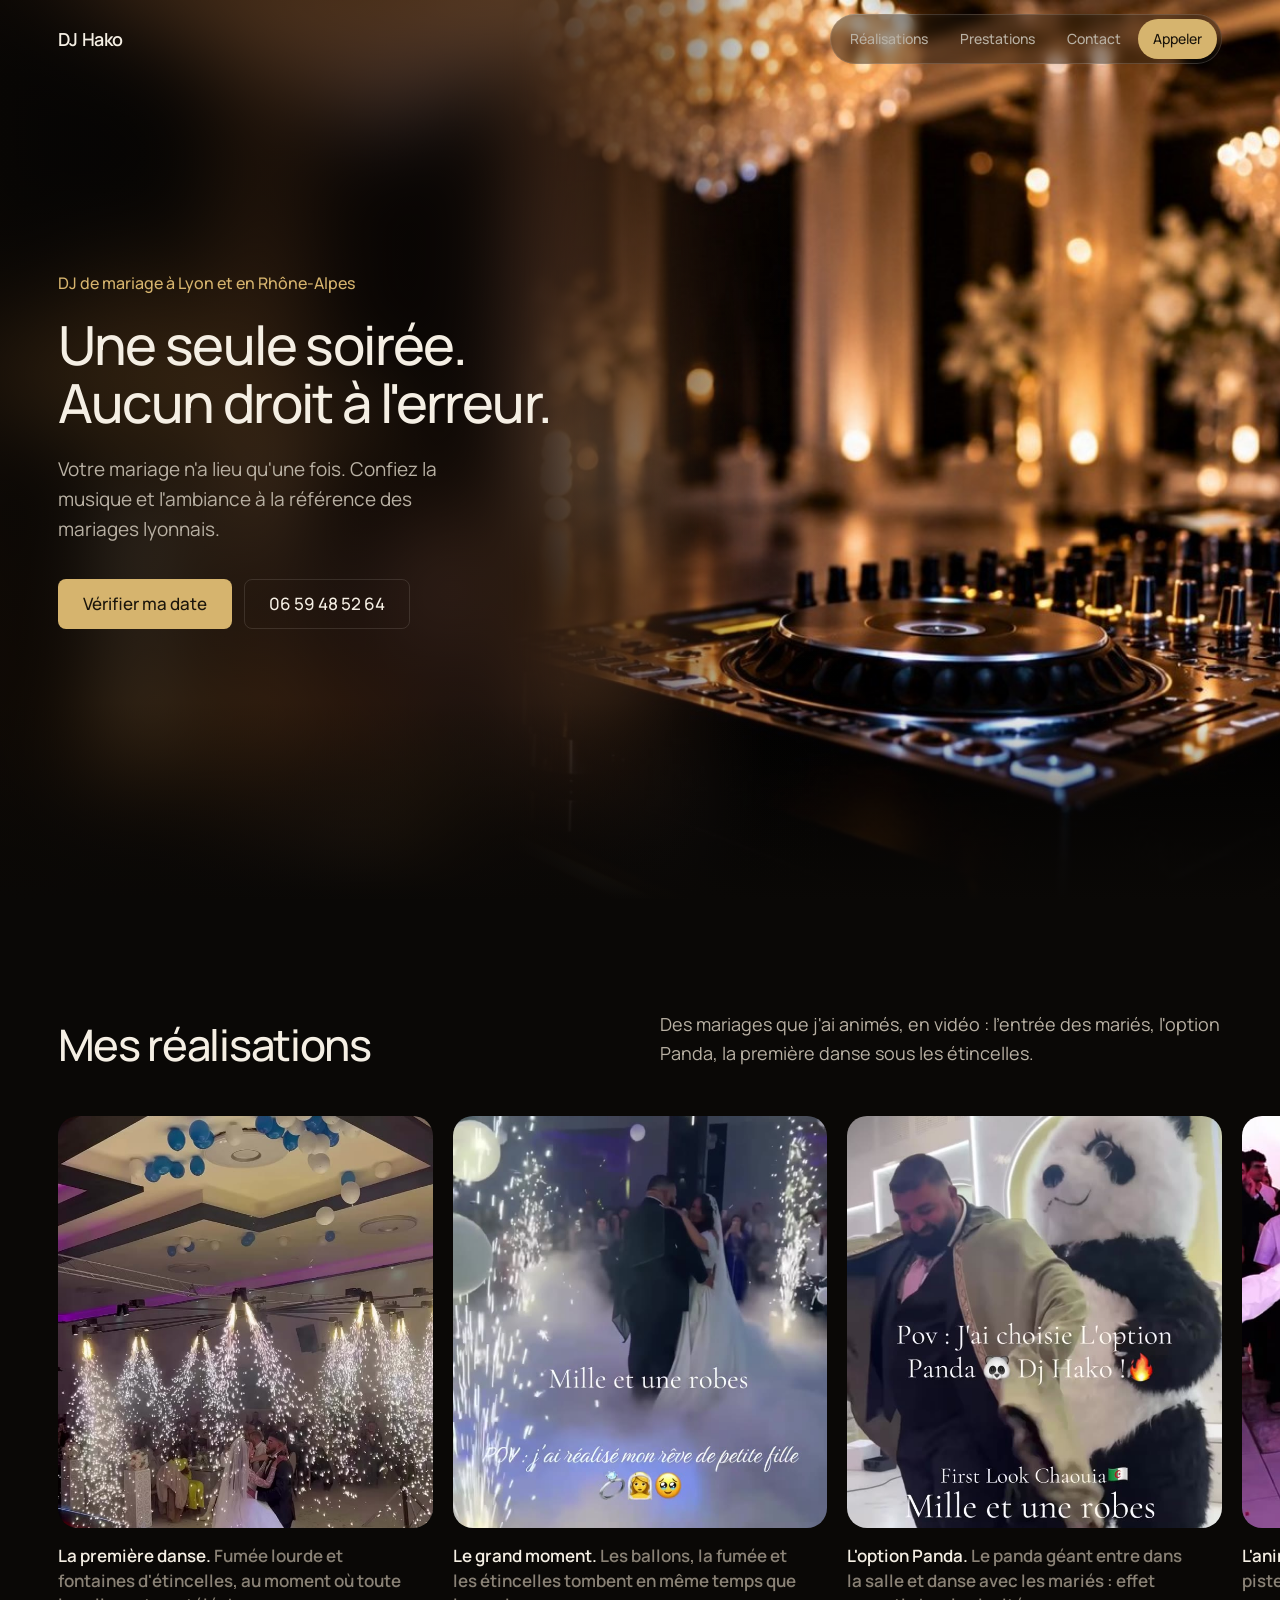
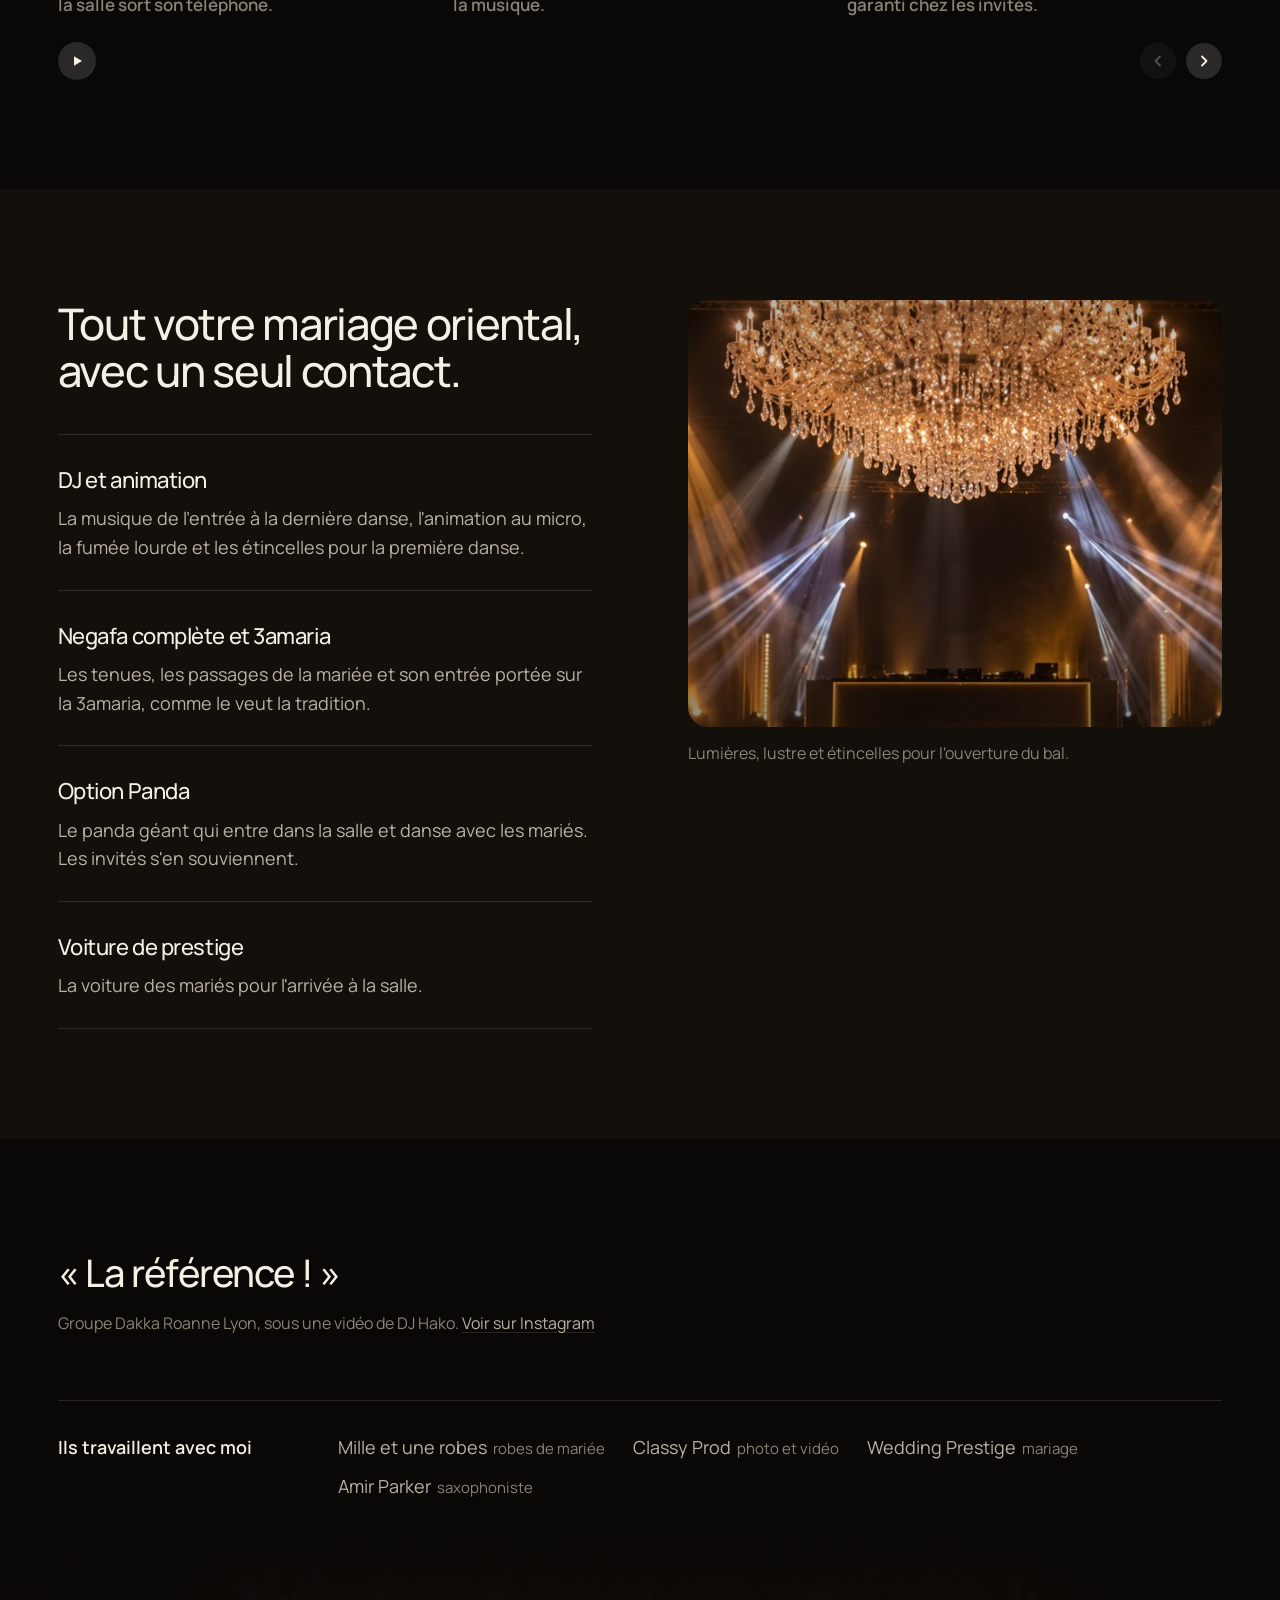
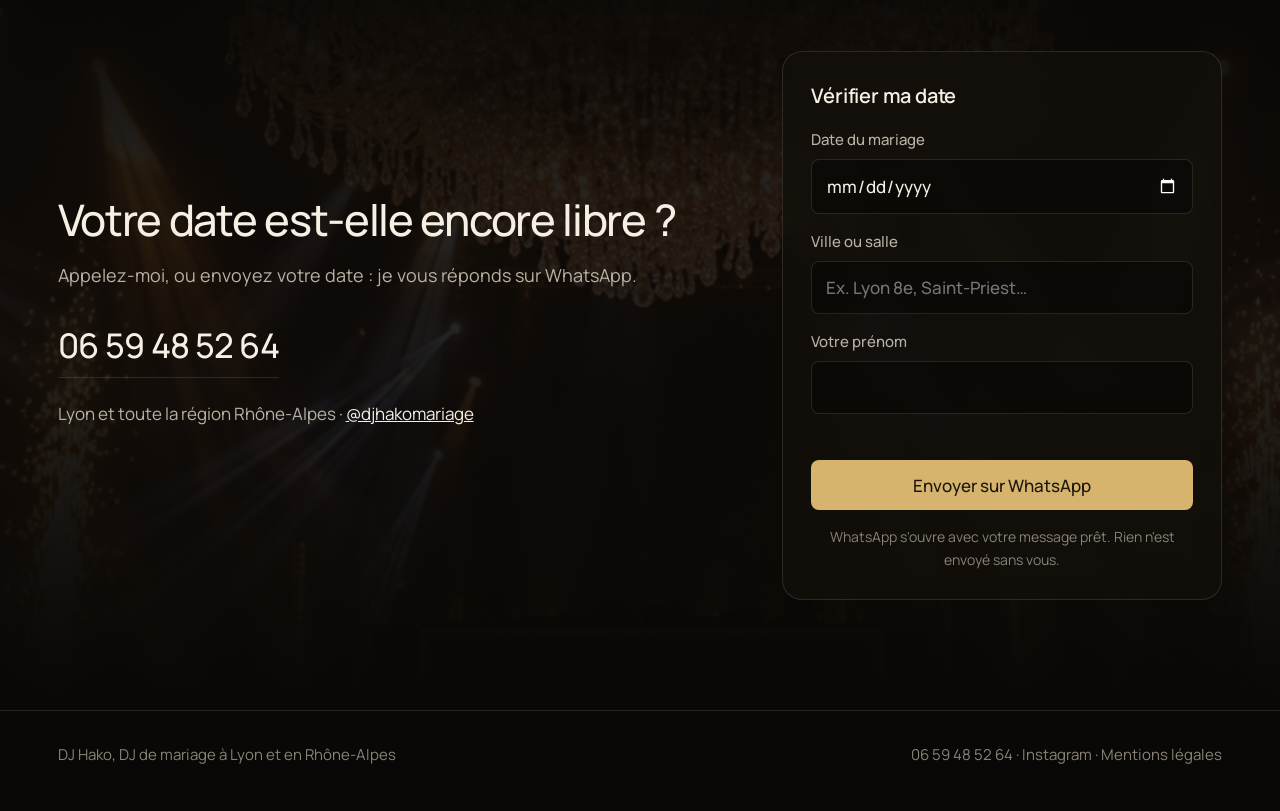
<file: index.html>
<!doctype html>
<html lang="fr">
<head>
<meta charset="utf-8">
<meta name="viewport" content="width=device-width, initial-scale=1, viewport-fit=cover">
<title>DJ Hako · DJ de mariage à Lyon et en Rhône-Alpes</title>
<meta name="description" content="DJ Hako anime les mariages à Lyon et en Rhône-Alpes : DJ et animation, negafa complète, 3amaria, option Panda et voiture de prestige. Vérifiez votre date au 06 59 48 52 64.">
<meta name="color-scheme" content="dark">
<meta name="theme-color" content="#0a0806">
<meta property="og:title" content="DJ Hako · DJ de mariage à Lyon">
<meta property="og:description" content="Une seule soirée. Aucun droit à l'erreur.">
<meta property="og:image" content="img/platines.jpg">
<link rel="icon" href="data:image/svg+xml,%3Csvg xmlns='http://www.w3.org/2000/svg' viewBox='0 0 64 64'%3E%3Crect width='64' height='64' rx='14' fill='%230a0806'/%3E%3Ccircle cx='32' cy='32' r='17' fill='none' stroke='%23d6b46e' stroke-width='4'/%3E%3Ccircle cx='32' cy='32' r='4' fill='%23d6b46e'/%3E%3C/svg%3E">
<link rel="preconnect" href="https://fonts.googleapis.com">
<link rel="preconnect" href="https://fonts.gstatic.com" crossorigin>
<link href="https://fonts.googleapis.com/css2?family=Manrope:wght@400;500;600&display=swap" rel="stylesheet">
<script type="application/ld+json">
{"@context":"https://schema.org","@type":"LocalBusiness","name":"DJ Hako","description":"DJ et animation de mariage, negafa complète, 3amaria, option Panda et voiture de prestige.","telephone":"+33659485264","areaServed":["Lyon","Rhône-Alpes"],"image":"img/platines.jpg","sameAs":["https://www.instagram.com/djhakomariage/"]}
</script>
<style>:root{--u:1px}
@media(min-width:1700px){:root{--u:1.08px}}
@media(min-width:2100px){:root{--u:1.16px}}
@media(min-width:2500px){:root{--u:1.25px}}

:root{
  --noir:#0a0806; --noir-2:#13100c; --noir-3:#1c1813;
  --blanc:#f5efe4; --gris:#b9b1a4; --gris-2:#8a8276; --filet:rgba(245,239,228,.12);
  --or:#d6b46e;
}
*{box-sizing:border-box;margin:0;padding:0}
html{-webkit-text-size-adjust:100%;scroll-behavior:smooth}
body{background:var(--noir);color:var(--blanc);font-family:"Manrope",system-ui,sans-serif;font-size:calc(18*var(--u));line-height:1.6;-webkit-font-smoothing:antialiased;overflow-x:hidden}
img,video{display:block;max-width:100%}
a{color:inherit}
.cadre{margin-inline:var(--marge)}
:root{--marge:calc(20*var(--u))}
@media(min-width:760px){:root{--marge:clamp(calc(40*var(--u)),4.5vw,calc(80*var(--u)))}}
h1,h2{font-weight:500;letter-spacing:-.03em;line-height:1.08}
h1{font-size:clamp(calc(36*var(--u)),4.6vw,calc(54*var(--u)))}
h2{font-size:clamp(calc(30*var(--u)),3.4vw,calc(44*var(--u)))}
p{max-width:62ch}

.bouton{display:inline-flex;align-items:center;justify-content:center;gap:calc(10*var(--u));min-height:calc(50*var(--u));padding:0 calc(24*var(--u));border-radius:calc(8*var(--u));font:500 calc(17*var(--u))/1 "Manrope",sans-serif;text-decoration:none;white-space:nowrap;cursor:pointer;border:1px solid transparent;transition:background .2s,border-color .2s,color .2s}
.bouton.plein{background:var(--or);color:#1b150b}
.bouton.plein:hover{background:#e4c584}
.bouton.discret{color:var(--blanc);border-color:var(--filet)}
.bouton.discret:hover{border-color:var(--gris)}
html.samsung .bouton.plein{background:#16110a;color:var(--or);border-color:var(--or)}

/* Barre */
.entete{position:fixed;top:0;left:0;right:0;z-index:20;padding:calc(14*var(--u)) 0;transition:background .25s,backdrop-filter .25s}
.entete.scrolle{background:rgba(10,8,6,.82);backdrop-filter:blur(14px);-webkit-backdrop-filter:blur(14px);border-bottom:1px solid var(--filet)}
.entete .cadre{display:flex;justify-content:space-between;align-items:center}
.logo{font-weight:600;font-size:calc(18*var(--u));letter-spacing:-.02em;text-decoration:none}
.nav{display:flex;gap:2px;padding:calc(4*var(--u));border-radius:calc(999*var(--u));background:rgba(19,16,12,.6);border:1px solid var(--filet);backdrop-filter:blur(calc(14*var(--u)));-webkit-backdrop-filter:blur(calc(14*var(--u)))}
.nav.verre-liquide{background:rgba(19,16,12,.4)}
.nav a{font-size:calc(14*var(--u));font-weight:500;text-decoration:none;color:var(--gris);padding:calc(9*var(--u)) calc(15*var(--u));border-radius:calc(999*var(--u));transition:color .2s,background .2s}
.nav a:hover{color:var(--blanc)}
.nav a.appel{color:#1b150b;background:var(--or)}
html.samsung .nav a.appel{background:transparent;color:var(--or)}
@media(max-width:760px){.nav a:not(.appel){display:none}}

/* Accueil */
.accueil{position:relative;min-height:100svh;display:flex;align-items:center;isolation:isolate;overflow:hidden}
.accueil .photo{position:absolute;inset:0;z-index:-1}
.accueil .photo img{width:100%;height:100%;object-fit:cover;object-position:80% 60%}
.accueil .photo::after{content:"";position:absolute;inset:0;background:linear-gradient(90deg,rgba(10,8,6,.85) 0%,rgba(10,8,6,.55) 35%,rgba(10,8,6,0) 60%),linear-gradient(0deg,var(--noir) 0%,rgba(10,8,6,0) 22%)}
@media(min-width:761px){
  .accueil .photo{overflow:hidden}
  .accueil .photo::before{content:"";position:absolute;inset:-80px;background:url(img/platines.jpg) 60% 30%/cover;filter:blur(calc(46*var(--u))) brightness(.72) saturate(1.1)}
  .accueil .photo picture{position:absolute;inset:0;display:block}
  .accueil .photo img{-webkit-mask-image:linear-gradient(90deg,transparent 40%,#000 60%);mask-image:linear-gradient(90deg,transparent 40%,#000 60%)}
  .accueil .photo::after{background:linear-gradient(90deg,rgba(10,8,6,.62) 0%,rgba(10,8,6,.48) 40%,rgba(10,8,6,0) 66%),linear-gradient(0deg,var(--noir) 0%,rgba(10,8,6,0) 22%)}
}
.accueil .texte{max-width:calc(540*var(--u));padding:calc(120*var(--u)) 0}
.lieu{color:var(--or);font-size:calc(16*var(--u));font-weight:500;margin-bottom:calc(18*var(--u))}
.accueil h1{margin-bottom:calc(22*var(--u))}
.accueil p.intro{color:var(--gris);font-size:calc(19*var(--u));margin-bottom:calc(34*var(--u));max-width:34ch}
.actions{display:flex;gap:calc(12*var(--u));flex-wrap:wrap}
@media(max-width:760px){
  .accueil{align-items:flex-end}
  .accueil .photo{bottom:auto;height:60%}
  .accueil .photo::after{background:linear-gradient(0deg,var(--noir) 0%,rgba(10,8,6,.2) 50%,rgba(10,8,6,0) 100%)}
  .accueil .texte{padding:0 0 calc(56*var(--u))}
  .actions .bouton{flex:1;padding:0 calc(12*var(--u))}
}

section{padding:110px 0}
@media(max-width:760px){section{padding:80px 0}}
.entree-section{display:grid;grid-template-columns:1fr 1fr;gap:calc(40*var(--u));align-items:end;margin-bottom:calc(48*var(--u))}
.entree-section p{color:var(--gris)}
@media(max-width:860px){.entree-section{grid-template-columns:1fr;gap:calc(16*var(--u));margin-bottom:calc(36*var(--u))}}

/* Réalisations : carrousel vidéo façon Apple */
.carrousel{display:flex;gap:calc(20*var(--u));overflow-x:auto;scroll-snap-type:x mandatory;scrollbar-width:none;padding-inline:var(--marge);scroll-padding-inline:var(--marge)}
.carrousel::-webkit-scrollbar{display:none}
.carte{flex:0 0 auto;width:min(calc(400*var(--u)),78vw);scroll-snap-align:start}
.carte .media{position:relative;aspect-ratio:4/5.6;border-radius:calc(20*var(--u));overflow:hidden;background:var(--noir-3)}
.carte .media img,.carte .media video{width:100%;height:100%;object-fit:cover}
.carte p{margin-top:calc(16*var(--u));font-size:calc(17*var(--u));font-weight:600;line-height:1.45;color:var(--gris-2);max-width:32ch}
.carte p b{color:var(--blanc);font-weight:600}
.commandes{display:flex;justify-content:space-between;align-items:center;margin-top:calc(24*var(--u))}
.rond{width:calc(36*var(--u));height:calc(36*var(--u));border-radius:50%;border:0;display:grid;place-items:center;background:rgba(210,210,215,.16);color:var(--blanc);cursor:pointer;transition:background .2s,opacity .2s}
.rond:hover{background:rgba(210,210,215,.28)}
.rond:disabled{opacity:.3;cursor:default}
.rond svg{width:calc(16*var(--u));height:calc(16*var(--u))}
.lecture{width:calc(38*var(--u));height:calc(38*var(--u))}
.lecture[hidden]{display:none}
.fleches{display:flex;gap:calc(10*var(--u));margin-left:auto}

/* Prestations */
.prestations{background:var(--noir-2)}
.offre{display:grid;grid-template-columns:1fr 1fr;gap:calc(72*var(--u));align-items:start}
.offre ul{list-style:none;border-top:1px solid var(--filet)}
.offre li{padding:calc(28*var(--u)) 0;border-bottom:1px solid var(--filet)}
.offre li h3{font-size:calc(22*var(--u));font-weight:500;letter-spacing:-.02em;margin-bottom:calc(6*var(--u))}
.offre li p{color:var(--gris);font-size:calc(18*var(--u))}
.offre figure{position:sticky;top:calc(100*var(--u))}
.offre figure img{width:100%;aspect-ratio:4/5;object-fit:cover;border-radius:calc(20*var(--u))}
.offre figcaption{margin-top:calc(14*var(--u));font-size:calc(16*var(--u));color:var(--gris-2)}
@media(max-width:860px){.offre{grid-template-columns:1fr;gap:calc(40*var(--u))}.offre figure{position:static}}

/* Confiance */
.confiance .citation{font-size:clamp(calc(26*var(--u)),3vw,calc(38*var(--u)));font-weight:500;letter-spacing:-.025em;line-height:1.25;max-width:24ch;margin-bottom:calc(14*var(--u))}
.confiance .source{color:var(--gris-2);font-size:calc(16*var(--u));margin-bottom:calc(64*var(--u))}
.confiance .source a{color:var(--gris);text-decoration-color:var(--filet);text-underline-offset:calc(3*var(--u))}
.partenaires{display:grid;grid-template-columns:calc(240*var(--u)) 1fr;gap:calc(40*var(--u));border-top:1px solid var(--filet);padding-top:calc(32*var(--u))}
.partenaires h3{font-size:calc(18*var(--u));font-weight:600}
.partenaires ul{list-style:none;display:flex;flex-wrap:wrap;gap:calc(10*var(--u)) calc(28*var(--u))}
.partenaires li a{text-decoration:none;color:var(--gris);font-size:calc(18*var(--u))}
.partenaires li a:hover{color:var(--blanc)}
.partenaires li span{color:var(--gris-2);font-size:calc(15*var(--u));margin-left:calc(6*var(--u))}
@media(max-width:760px){.partenaires{grid-template-columns:1fr;gap:calc(16*var(--u))}.partenaires ul{flex-direction:column}}

/* Contact */
.contact{position:relative;isolation:isolate;overflow:hidden;background:var(--noir)}
.contact .fond{position:absolute;inset:0;z-index:-1}
.contact .fond img{width:100%;height:100%;object-fit:cover;opacity:.32}
.contact .fond::after{content:"";position:absolute;inset:0;background:linear-gradient(180deg,var(--noir) 0%,rgba(10,8,6,.55) 40%,var(--noir) 100%)}
.contact .grille{display:grid;grid-template-columns:1fr calc(440*var(--u));gap:calc(72*var(--u));align-items:center}
.contact h2{margin-bottom:calc(18*var(--u))}
.contact .grille>div>p{color:var(--gris);margin-bottom:calc(28*var(--u))}
.tel{font-size:clamp(calc(26*var(--u)),3vw,calc(34*var(--u)));font-weight:500;letter-spacing:-.02em;text-decoration:none;display:inline-block;border-bottom:1px solid var(--filet);padding-bottom:calc(4*var(--u))}
.tel:hover{border-color:var(--or)}
.coord{margin-top:calc(22*var(--u));color:var(--gris);font-size:calc(17*var(--u))}
.coord a{color:var(--blanc)}
form{background:rgba(19,16,12,.82);border:1px solid var(--filet);border-radius:calc(20*var(--u));padding:calc(28*var(--u));display:grid;gap:calc(16*var(--u));backdrop-filter:blur(calc(12*var(--u)));-webkit-backdrop-filter:blur(calc(12*var(--u)))}
form h3{font-size:calc(20*var(--u));font-weight:600;letter-spacing:-.01em}
label{display:grid;gap:calc(7*var(--u));font-size:calc(15*var(--u));font-weight:500;color:var(--gris)}
input{font:inherit;font-size:calc(17*var(--u));color:var(--blanc);background:rgba(0,0,0,.35);border:1px solid var(--filet);border-radius:calc(8*var(--u));padding:calc(12*var(--u)) calc(14*var(--u));width:100%;min-width:0;color-scheme:dark}
input:focus{outline:2px solid var(--or);outline-offset:1px;border-color:transparent}
input[aria-invalid=true]{border-color:#e08a7a}
.erreur{color:#e9a397;font-size:calc(14*var(--u));min-height:1em}
form .bouton{width:100%}
form small{color:var(--gris-2);font-size:calc(14*var(--u));text-align:center}
@media(max-width:960px){.contact .grille{grid-template-columns:1fr;gap:calc(44*var(--u))}}

footer{border-top:1px solid var(--filet);padding:calc(32*var(--u)) 0 calc(44*var(--u));color:var(--gris-2);font-size:calc(15*var(--u))}
footer .cadre{display:flex;justify-content:space-between;gap:calc(16*var(--u));flex-wrap:wrap}
footer a{text-decoration:none}
footer a:hover{color:var(--blanc)}
@media(prefers-reduced-motion:reduce){html{scroll-behavior:auto}*{transition:none!important}}

@media(min-width:1100px){
  .carte{width:calc((100vw - 2*var(--marge) - 40*var(--u))/3)}
  .carte .media{aspect-ratio:4/4.4}
  .offre figure img{aspect-ratio:5/4}
  .offre{gap:calc(96*var(--u))}
  .offre li p{max-width:none}
}
.confiance{padding-bottom:40px}
</style>
<script>if(/SamsungBrowser/i.test(navigator.userAgent))document.documentElement.classList.add('samsung')</script>
</head>
<body>

<header class="entete">
  <div class="cadre">
    <a class="logo" href="#accueil">DJ Hako</a>
    <nav class="nav" aria-label="Menu">
      <a href="#realisations">Réalisations</a>
      <a href="#prestations">Prestations</a>
      <a href="#contact">Contact</a>
      <a href="tel:+33659485264" class="appel">Appeler</a>
    </nav>
  </div>
</header>

<main>
  <section class="accueil" id="accueil" style="padding:0">
    <div class="photo"><picture><source media="(min-width:761px)" srcset="img/platines-large.jpg"><img src="img/platines.jpg" alt="Platines de DJ devant une salle de réception éclairée par des lustres" fetchpriority="high"></picture></div>
    <div class="cadre">
      <div class="texte">
        <p class="lieu">DJ de mariage à Lyon et en Rhône-Alpes</p>
        <h1>Une seule soirée.<br>Aucun droit à l'erreur.</h1>
        <p class="intro">Votre mariage n'a lieu qu'une fois. Confiez la musique et l'ambiance à la référence des mariages lyonnais.</p>
        <div class="actions">
          <a class="bouton plein" href="#contact">Vérifier ma date</a>
          <a class="bouton discret" href="tel:+33659485264">06 59 48 52 64</a>
        </div>
      </div>
    </div>
  </section>

  <section id="realisations">
    <div class="cadre entree-section">
      <h2>Mes réalisations</h2>
      <p>Des mariages que j'ai animés, en vidéo : l'entrée des mariés, l'option Panda, la première danse sous les étincelles.</p>
    </div>
    <div class="carrousel" id="carrousel" aria-label="Mes réalisations">
      <figure class="carte"><div class="media"><video muted playsinline preload="metadata" poster="video/premiere-danse.jpg" aria-label="Première danse sous les étincelles et la fumée lourde"><source src="video/premiere-danse.mp4" type="video/mp4"></video></div><p><b>La première danse.</b> Fumée lourde et fontaines d'étincelles, au moment où toute la salle sort son téléphone.</p></figure>
      <figure class="carte"><div class="media"><video muted playsinline preload="metadata" poster="video/entree-etincelles.jpg" aria-label="Les mariés dansent entre les fontaines d'étincelles"><source src="video/entree-etincelles.mp4" type="video/mp4"></video></div><p><b>Le grand moment.</b> Les ballons, la fumée et les étincelles tombent en même temps que la musique.</p></figure>
      <figure class="carte"><div class="media"><video muted playsinline preload="metadata" poster="video/option-panda.jpg" aria-label="La mascotte panda danse avec le marié"><source src="video/option-panda.mp4" type="video/mp4"></video></div><p><b>L'option Panda.</b> Le panda géant entre dans la salle et danse avec les mariés : effet garanti chez les invités.</p></figure>
      <figure class="carte"><div class="media"><video muted playsinline preload="metadata" poster="video/animation-saxophone.jpg" aria-label="Le saxophoniste à genoux au milieu des invités"><source src="video/animation-saxophone.mp4" type="video/mp4"></video></div><p><b>L'animation.</b> Le saxophone au milieu de la piste, et toute la salle debout.</p></figure>
      <figure class="carte"><div class="media"><video muted playsinline preload="metadata" poster="video/entree-tapis-rouge.jpg" aria-label="Entrée de la mariée sur le tapis rouge"><source src="video/entree-tapis-rouge.mp4" type="video/mp4"></video></div><p><b>L'entrée des mariés.</b> Le tapis rouge et la musique, pour une arrivée à la hauteur.</p></figure>
    </div>
    <div class="cadre commandes">
      <button class="rond lecture" id="lecture" type="button" aria-label="Mettre en pause" hidden></button>
      <div class="fleches">
        <button class="rond" id="prec" type="button" aria-label="Réalisation précédente"><svg viewBox="0 0 16 16" fill="none" stroke="currentColor" stroke-width="1.8" stroke-linecap="round" stroke-linejoin="round"><path d="M10 3.5 5.5 8l4.5 4.5"/></svg></button>
        <button class="rond" id="suiv" type="button" aria-label="Réalisation suivante"><svg viewBox="0 0 16 16" fill="none" stroke="currentColor" stroke-width="1.8" stroke-linecap="round" stroke-linejoin="round"><path d="M6 3.5 10.5 8 6 12.5"/></svg></button>
      </div>
    </div>
  </section>

  <section class="prestations" id="prestations">
    <div class="cadre offre">
      <div>
        <h2 style="margin-bottom:40px">Tout votre mariage oriental, avec un seul contact.</h2>
        <ul>
          <li><h3>DJ et animation</h3><p>La musique de l'entrée à la dernière danse, l'animation au micro, la fumée lourde et les étincelles pour la première danse.</p></li>
          <li><h3>Negafa complète et 3amaria</h3><p>Les tenues, les passages de la mariée et son entrée portée sur la 3amaria, comme le veut la tradition.</p></li>
          <li><h3>Option Panda</h3><p>Le panda géant qui entre dans la salle et danse avec les mariés. Les invités s'en souviennent.</p></li>
          <li><h3>Voiture de prestige</h3><p>La voiture des mariés pour l'arrivée à la salle.</p></li>
        </ul>
      </div>
      <figure>
        <img src="img/salle.jpg" alt="Salle de réception sous un grand lustre, avec jeux de lumière" loading="lazy" style="object-position:50% 35%">
        <figcaption>Lumières, lustre et étincelles pour l'ouverture du bal.</figcaption>
      </figure>
    </div>
  </section>

  <section class="confiance" id="confiance">
    <div class="cadre">
      <p class="citation">« La référence ! »</p>
      <p class="source">Groupe Dakka Roanne Lyon, sous une vidéo de DJ Hako. <a href="https://www.instagram.com/djhakomariage/" target="_blank" rel="noopener">Voir sur Instagram</a></p>
      <div class="partenaires">
        <h3>Ils travaillent avec moi</h3>
        <ul>
          <li><a href="https://www.instagram.com/milleetunerobes42/" target="_blank" rel="noopener">Mille et une robes</a><span>robes de mariée</span></li>
          <li><a href="https://www.instagram.com/classyprod_photographie/" target="_blank" rel="noopener">Classy Prod</a><span>photo et vidéo</span></li>
          <li><a href="https://www.instagram.com/weddingprestige/" target="_blank" rel="noopener">Wedding Prestige</a><span>mariage</span></li>
          <li><a href="https://www.instagram.com/amirparkeroff/" target="_blank" rel="noopener">Amir Parker</a><span>saxophoniste</span></li>
        </ul>
      </div>
    </div>
  </section>

  <section class="contact" id="contact">
    <div class="fond"><img src="img/salle.jpg" alt="" loading="lazy"></div>
    <div class="cadre grille">
      <div>
        <h2>Votre date est-elle encore libre ?</h2>
        <p>Appelez-moi, ou envoyez votre date : je vous réponds sur WhatsApp.</p>
        <a class="tel" href="tel:+33659485264">06 59 48 52 64</a>
        <p class="coord">Lyon et toute la région Rhône-Alpes · <a href="https://www.instagram.com/djhakomariage/" target="_blank" rel="noopener">@djhakomariage</a></p>
      </div>
      <form id="demande" novalidate>
        <h3>Vérifier ma date</h3>
        <label>Date du mariage<input type="date" name="date" required></label>
        <label>Ville ou salle<input type="text" name="lieu" autocomplete="address-level2" placeholder="Ex. Lyon 8e, Saint-Priest…"></label>
        <label>Votre prénom<input type="text" name="prenom" autocomplete="given-name" required></label>
        <p class="erreur" id="erreur" role="alert"></p>
        <button class="bouton plein" type="submit">Envoyer sur WhatsApp</button>
        <small>WhatsApp s'ouvre avec votre message prêt. Rien n'est envoyé sans vous.</small>
      </form>
    </div>
  </section>
</main>

<footer>
  <div class="cadre">
    <p>DJ Hako, DJ de mariage à Lyon et en Rhône-Alpes</p>
    <p><a href="tel:+33659485264">06 59 48 52 64</a> · <a href="https://www.instagram.com/djhakomariage/" target="_blank" rel="noopener">Instagram</a> · <a href="mentions-legales.html">Mentions légales</a></p>
  </div>
</footer>

<script>
// Carrousel façon Apple : une vidéo à la fois, sans son, pas de boucle, bouton rejouer à la fin
(()=>{
  const c=document.getElementById('carrousel'),cartes=[...c.querySelectorAll('.carte')];
  const prec=document.getElementById('prec'),suiv=document.getElementById('suiv'),btn=document.getElementById('lecture');
  const videos=cartes.map(k=>k.querySelector('video'));
  const ICONES={pause:'<svg viewBox="0 0 16 16" width="16" height="16" fill="currentColor"><rect x="4" y="3" width="3" height="10" rx="1"/><rect x="9" y="3" width="3" height="10" rx="1"/></svg>',lecture:'<svg viewBox="0 0 16 16" width="16" height="16" fill="currentColor"><path d="M5 3.2v9.6L13 8z"/></svg>',rejouer:'<svg viewBox="0 0 16 16" width="16" height="16" fill="none" stroke="currentColor" stroke-width="1.8" stroke-linecap="round"><path d="M3 8a5 5 0 1 0 1.5-3.6M3 2.5v2.5h2.5"/></svg>'};
  let i=0,visible=false,pause=false;
  const pas=()=>cartes[0].offsetWidth+20;
  function etat(e,label){btn.innerHTML=ICONES[e];btn.setAttribute('aria-label',label)}
  function maj(){
    i=Math.min(cartes.length-1,Math.round(c.scrollLeft/pas()));
    if(c.scrollLeft+c.clientWidth>=c.scrollWidth-4)i=cartes.length-1;
    prec.disabled=c.scrollLeft<4; suiv.disabled=c.scrollLeft+c.clientWidth>=c.scrollWidth-4;
    document.querySelector('.fleches').style.visibility=c.scrollWidth<=c.clientWidth+4?'hidden':'';
    const v=videos[i]; btn.hidden=!v;
    videos.forEach((x,k)=>{if(x&&k!==i){x.pause();x.currentTime=0}});
    if(v){ if(visible&&!pause&&!v.ended){v.play().catch(()=>{});etat('pause','Mettre en pause')} else if(v.ended){etat('rejouer','Rejouer')} else etat('lecture','Lire la vidéo') }
  }
  videos.forEach(v=>v&&v.addEventListener('ended',()=>etat('rejouer','Rejouer')));
  btn.addEventListener('click',()=>{const v=videos[i];if(!v)return;
    if(v.ended){v.currentTime=0;pause=false}else pause=!v.paused;
    if(pause){v.pause();etat('lecture','Lire la vidéo')}else{v.play();etat('pause','Mettre en pause')}});
  prec.addEventListener('click',()=>c.scrollBy({left:-pas(),behavior:'smooth'}));
  suiv.addEventListener('click',()=>c.scrollBy({left:pas(),behavior:'smooth'}));
  addEventListener('resize',maj);
  let t;c.addEventListener('scroll',()=>{clearTimeout(t);t=setTimeout(maj,90)},{passive:true});
  new IntersectionObserver(([e])=>{visible=e.isIntersecting;if(!visible)videos.forEach(v=>v&&v.pause());maj()},{threshold:.4}).observe(c);
  maj();
})();

// Barre du haut opaque au défilement
(()=>{const e=document.querySelector('.entete');const f=()=>e.classList.toggle('scrolle',scrollY>40);addEventListener('scroll',f,{passive:true});f()})();

// Formulaire -> WhatsApp, avec vérification
document.getElementById('demande').addEventListener('submit',e=>{
  e.preventDefault();
  const f=e.target,err=document.getElementById('erreur');
  [f.date,f.prenom].forEach(x=>x.removeAttribute('aria-invalid'));
  if(!f.date.value){f.date.setAttribute('aria-invalid','true');err.textContent='Indiquez la date du mariage.';f.date.focus();return}
  if(new Date(f.date.value)<new Date().setHours(0,0,0,0)){f.date.setAttribute('aria-invalid','true');err.textContent='Cette date est déjà passée.';f.date.focus();return}
  if(!f.prenom.value.trim()){f.prenom.setAttribute('aria-invalid','true');err.textContent='Indiquez votre prénom.';f.prenom.focus();return}
  err.textContent='';
  const date=new Date(f.date.value+'T12:00').toLocaleDateString('fr-FR',{weekday:'long',day:'numeric',month:'long',year:'numeric'});
  const txt=`Bonjour DJ Hako, je suis ${f.prenom.value.trim()}. Notre mariage est prévu le ${date}${f.lieu.value.trim()?' à '+f.lieu.value.trim():''}. La date est-elle libre ?`;
  open('https://wa.me/33659485264?text='+encodeURIComponent(txt),'_blank','noopener');
});
</script>
<script type="module">
import { verre } from './verre-liquide.js';
verre('.nav');
</script>
</body>
</html>
</file>
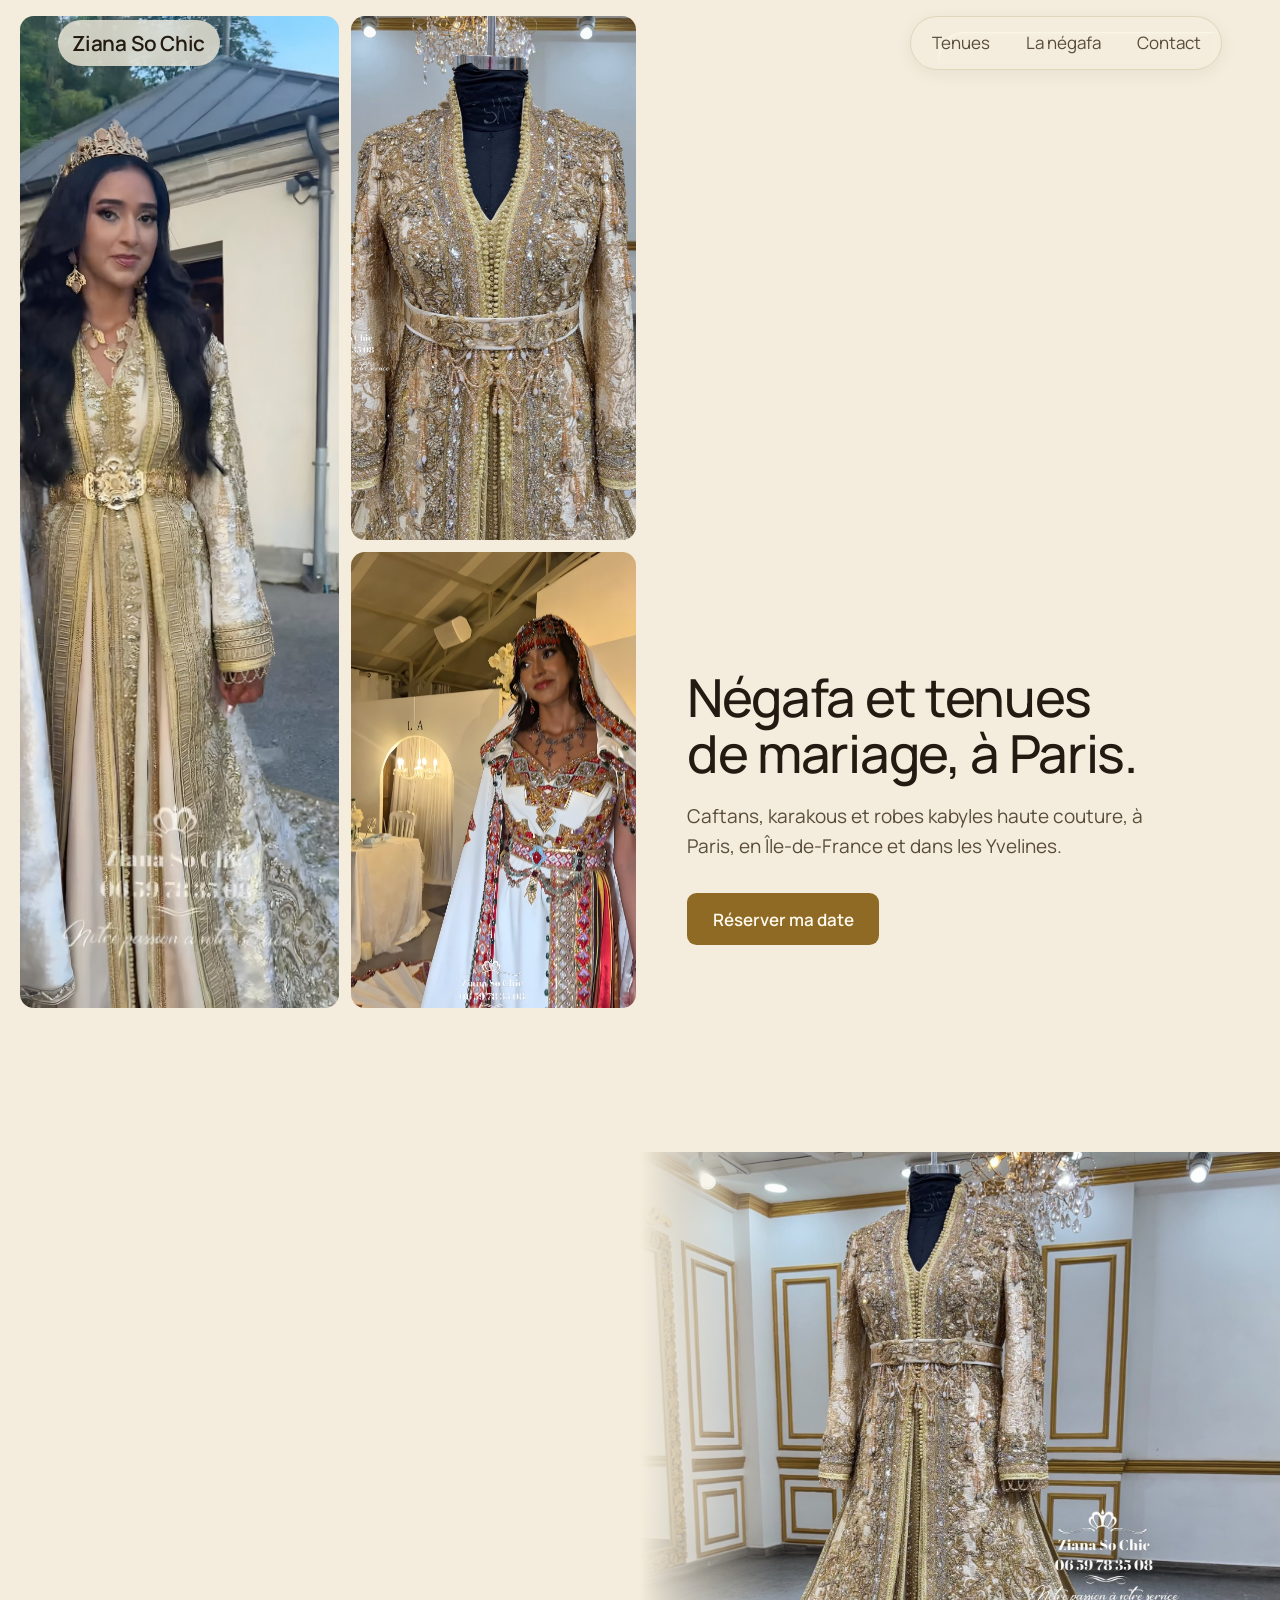
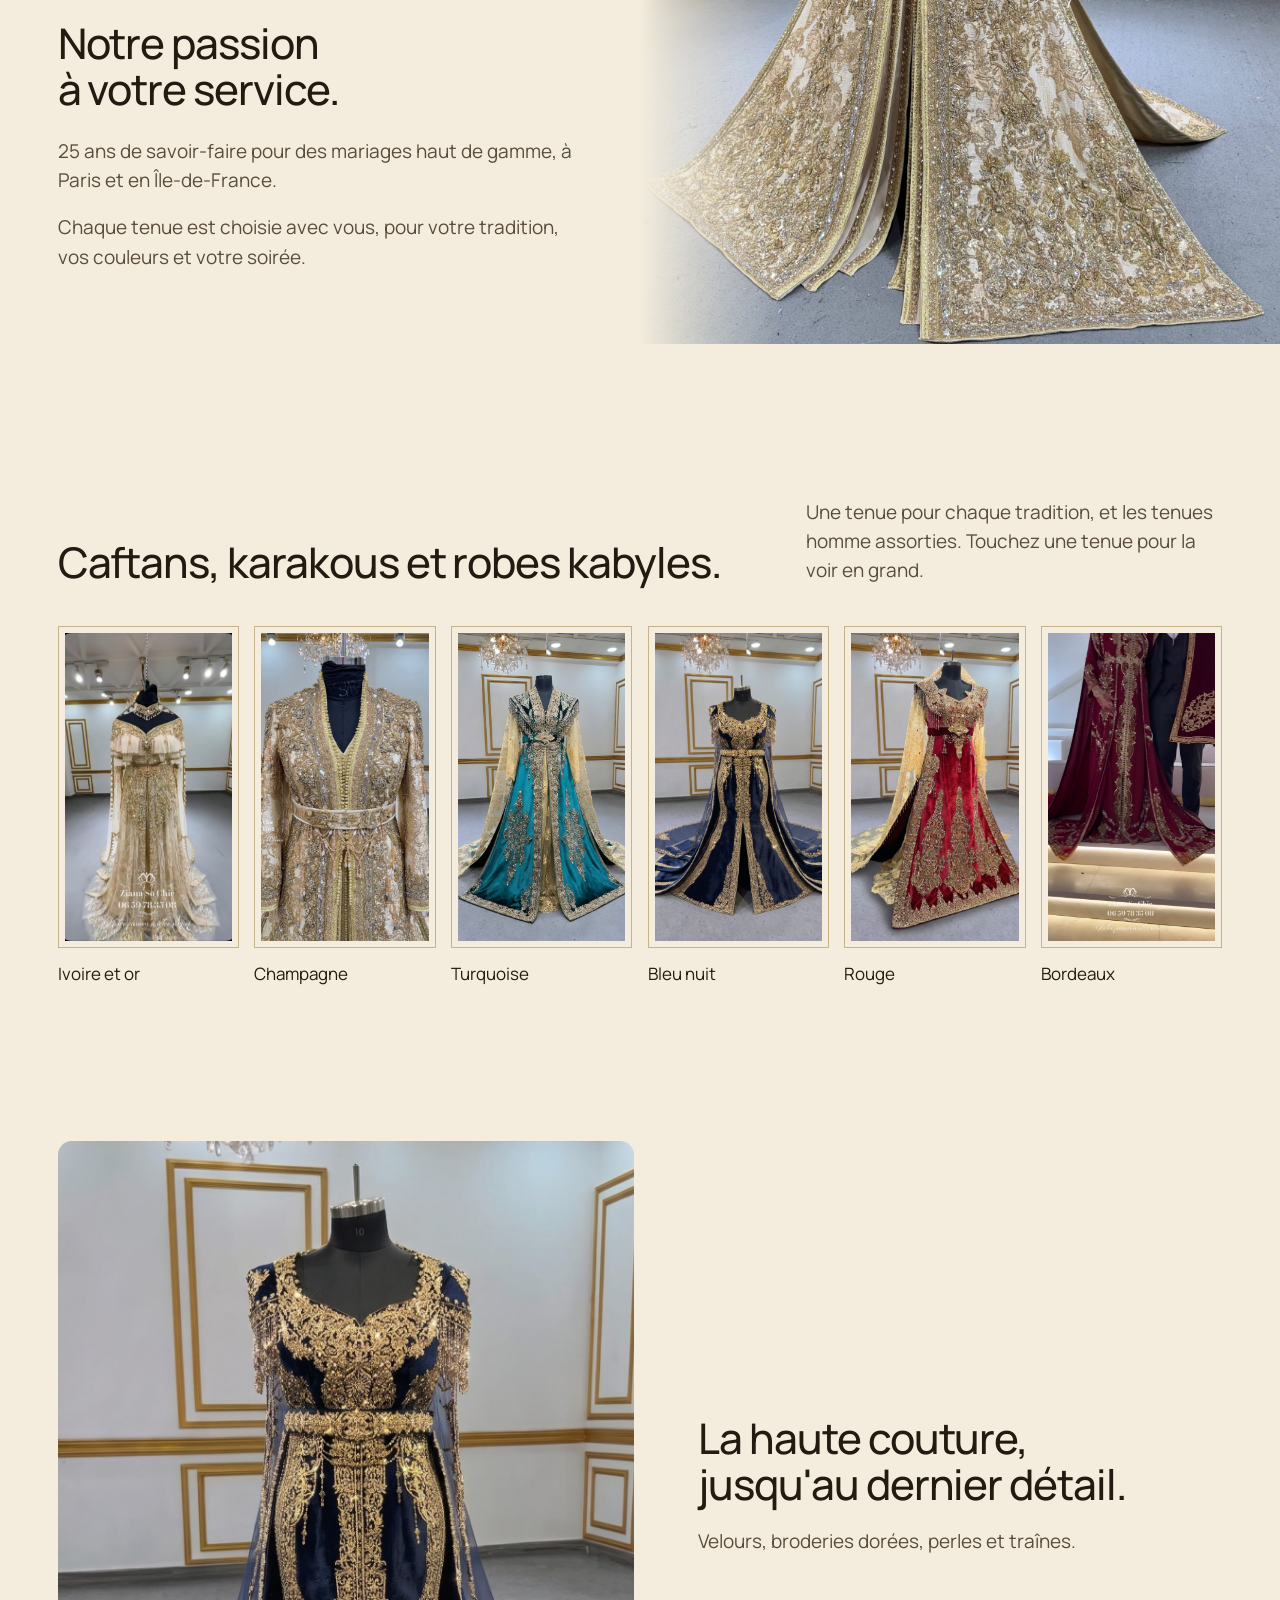
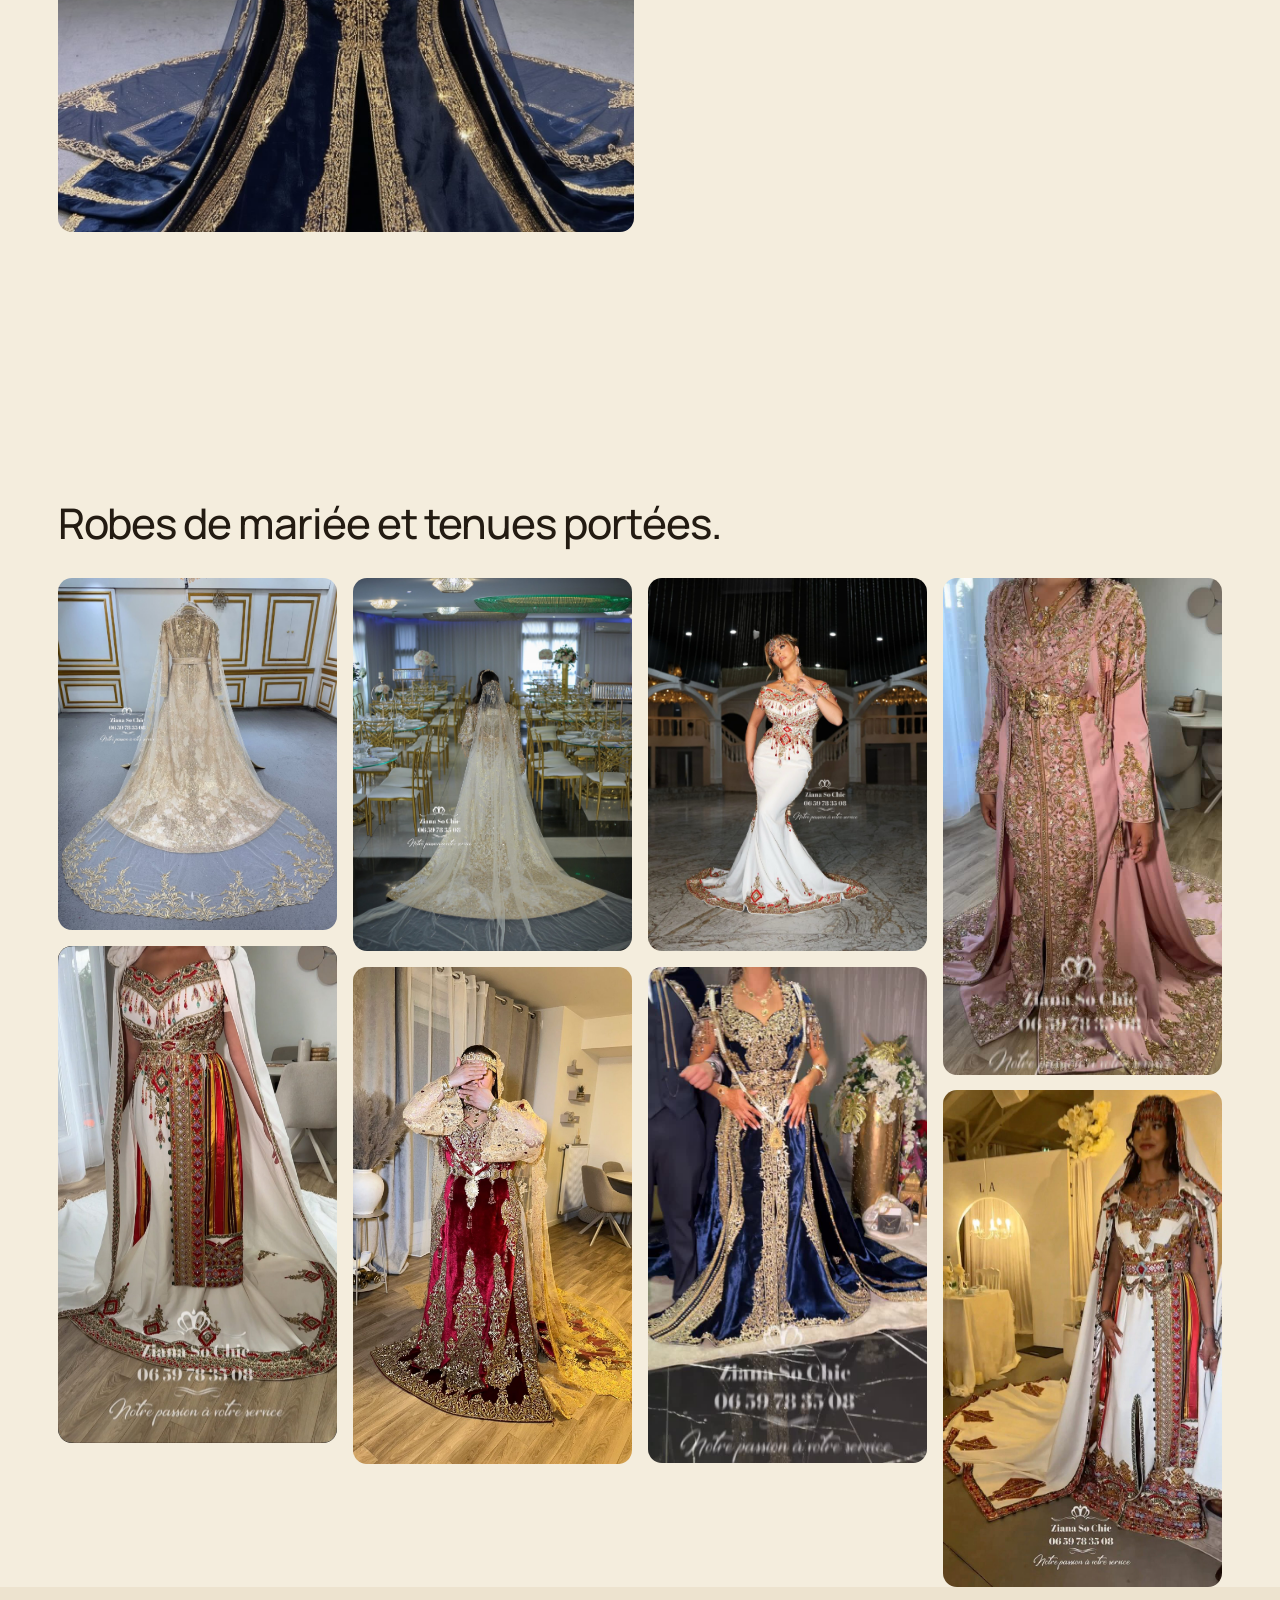
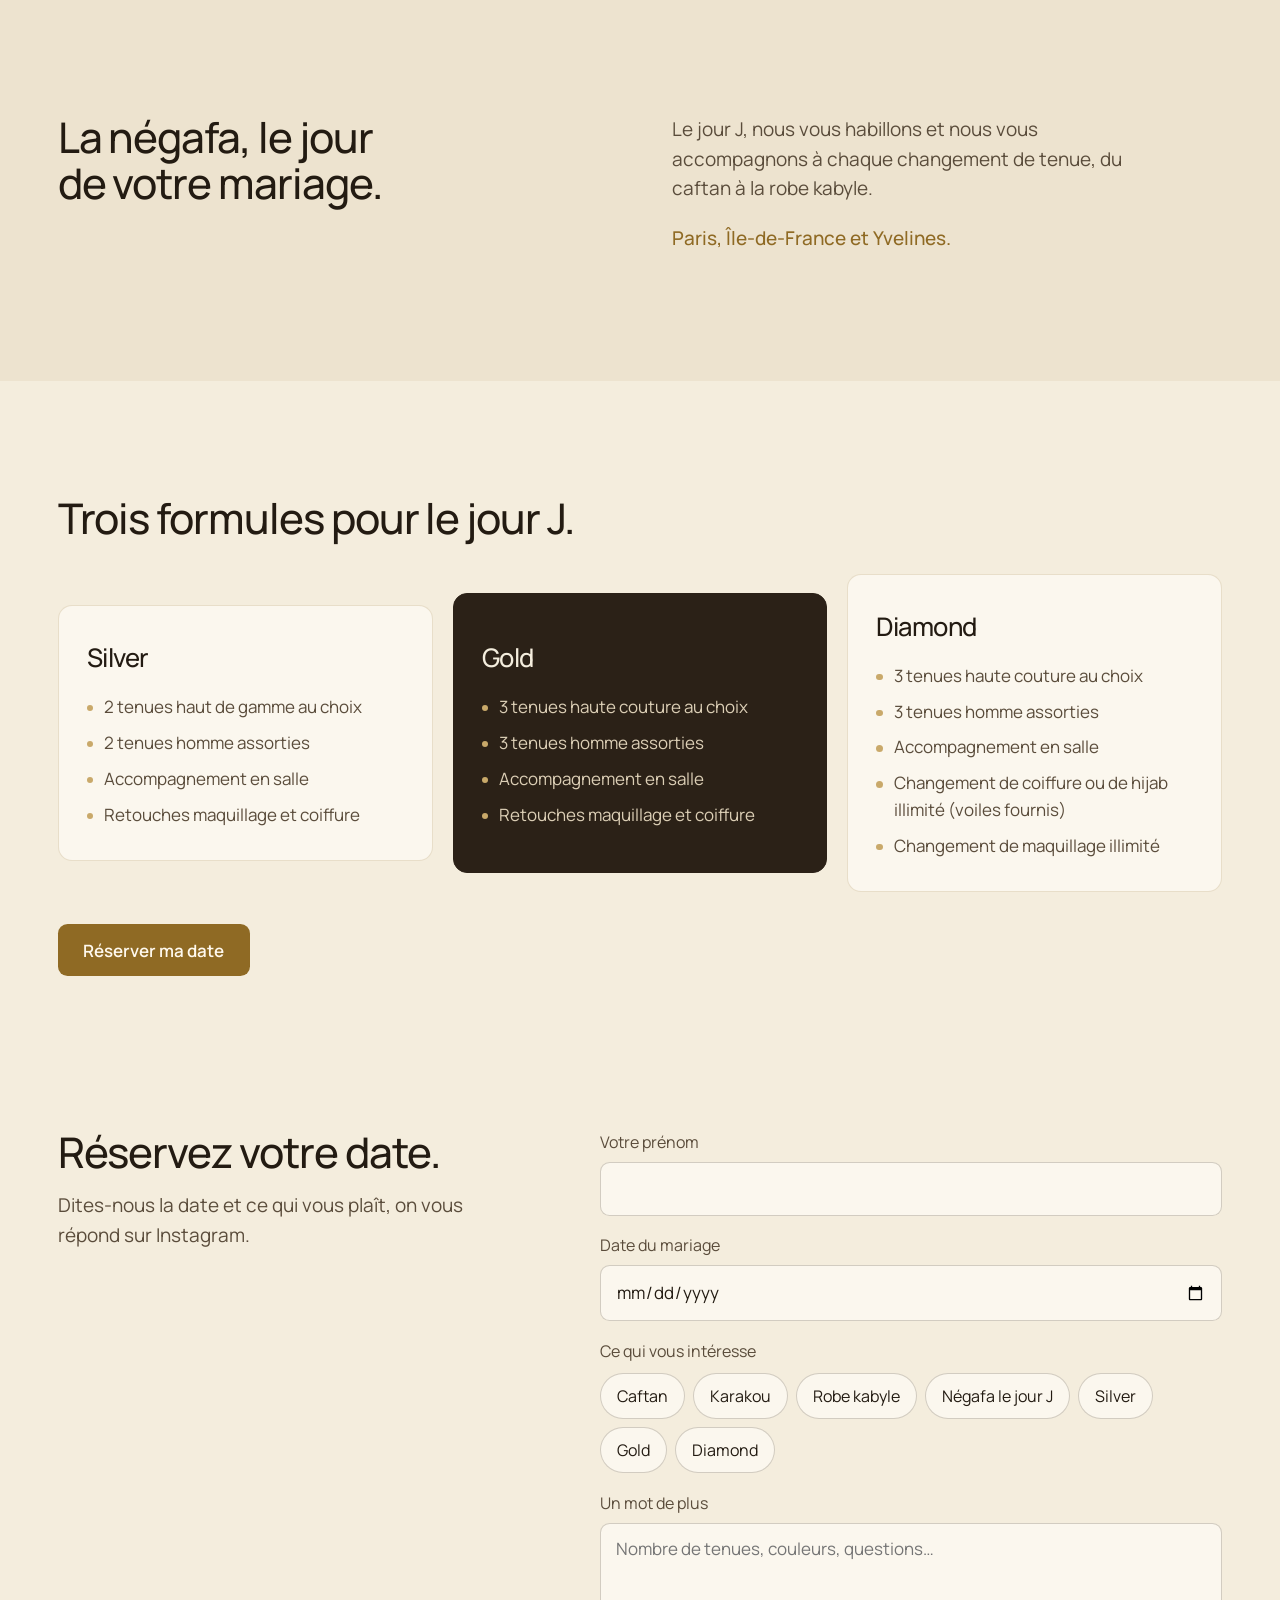
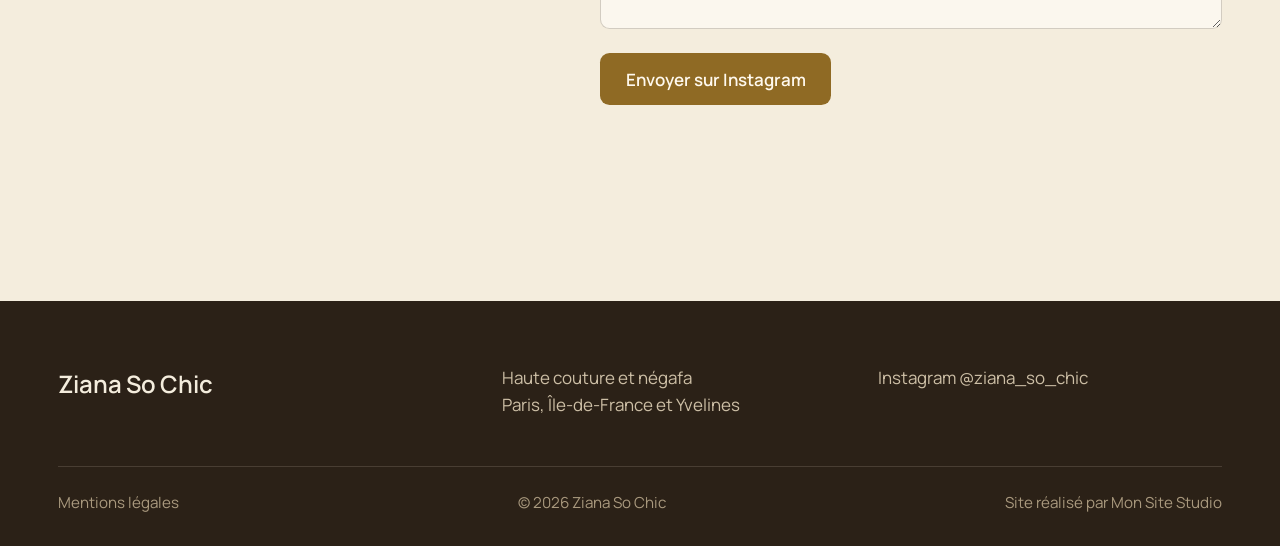
<file: ziana-so-chic/index.html>
<!doctype html>
<html lang="fr">
<head>
<meta charset="utf-8">
<meta name="viewport" content="width=device-width, initial-scale=1, viewport-fit=cover">
<title>Ziana So Chic, négafa à Paris</title>
<meta name="description" content="Ziana So Chic : tenues haute couture et négafa pour votre mariage, à Paris, en Île-de-France et dans les Yvelines. Caftans, karakous et robes kabyles.">
<meta name="color-scheme" content="light only">
<meta name="theme-color" content="#F4EDDD">
<meta property="og:title" content="Ziana So Chic">
<meta property="og:description" content="Tenues haute couture et négafa, à Paris, en Île-de-France et dans les Yvelines.">
<meta property="og:image" content="https://r9mzz.github.io/cuillered-or/ziana-so-chic/img/mariee-portrait.jpg">
<link rel="preconnect" href="https://fonts.googleapis.com">
<link rel="preconnect" href="https://fonts.gstatic.com" crossorigin>
<link href="https://fonts.googleapis.com/css2?family=Manrope:wght@400;500;600&family=Inter:opsz,wght@14..32,400..600&display=swap" rel="stylesheet">
<link rel="stylesheet" href="style.css?v=20261110c">
<script>(function(d){if(/police=apple/.test(location.search))d.classList.add('police-apple');if(matchMedia('(max-width:640px)').matches){var h=location.hash.slice(1);d.classList.add('app');d.setAttribute('data-ecran',['tenues','negafa','contact'].indexOf(h)>=0?h:'haut')}})(document.documentElement)</script>
</head>
<body>

<header class="entete" id="entete">
  <a class="marque" href="#haut" aria-label="Ziana So Chic, retour en haut">Ziana So Chic</a>
  <nav class="nav" id="nav" aria-label="Navigation principale">
    <a href="#tenues">Tenues</a>
    <a href="#negafa">La négafa</a>
    <a href="#contact">Contact</a>
  </nav>
  <button class="menu-btn" id="menu-btn" aria-expanded="false" aria-controls="nav">Menu</button>
</header>

<main id="haut">

  <!-- Accueil : la maquette « beige épuré » -->
  <section class="accueil" data-page="haut">
    <div class="mosaique">
      <figure class="m-grand"><img src="img/mariee-portrait.jpg" alt="Mariée en caftan doré et couronne, habillée par Ziana So Chic" fetchpriority="high"></figure>
      <figure class="m-haut"><img src="img/champagne-detail.jpg" alt="Détail d'un caftan champagne brodé de perles et de fils dorés"></figure>
      <figure class="m-bas"><img src="img/mariee-kabyle.jpg" alt="Mariée en robe kabyle blanche et rouge, coiffe traditionnelle"></figure>
    </div>
    <div class="points tel-seul" data-pour="mosaique" aria-hidden="true"></div>
    <div class="accueil-texte">
      <h1>Négafa et tenues de mariage, à Paris.</h1>
      <p class="chapo">Caftans, karakous et robes kabyles haute couture, à Paris, en <span class="nw">Île-de-France</span> et dans les Yvelines.</p>
      <a class="bouton" href="#contact">Réserver ma date</a>
    </div>
  </section>

  <!-- Sa devise -->
  <section class="passion" data-page="haut" aria-labelledby="t-passion">
    <div class="passion-texte">
      <h2 id="t-passion">Notre passion à votre service.</h2>
      <p>25 ans de savoir-faire pour des mariages haut de gamme, à Paris et en <span class="nw">Île-de-France</span>.</p>
      <p>Chaque tenue est choisie avec vous, pour votre tradition, vos couleurs et votre soirée.</p>
    </div>
    <figure class="passion-photo"><img src="img/champagne-grand.jpg" alt="Caftan champagne entièrement brodé, ceinture perlée, présenté dans le salon" loading="lazy"></figure>
  </section>


  <!-- Téléphone : aperçu des tenues sur l'accueil -->
  <section class="apercu tel-seul" data-page="haut" aria-label="Aperçu des tenues">
    <h2>Une tenue pour chaque tradition.</h2>
    <div class="apercu-grille">
      <img src="img/caftan-ivoire.jpg" alt="Tenue ivoire et or" loading="lazy">
      <img src="img/caftan-turquoise.jpg" alt="Tenue turquoise et or" loading="lazy">
      <img src="img/caftan-rouge.jpg" alt="Tenue en velours rouge brodée d'or" loading="lazy">
    </div>
    <a class="bouton bouton-clair" href="#tenues">Voir toutes les tenues</a>
  </section>

  <!-- Les tenues -->
  <section class="tenues" data-page="tenues" id="tenues" aria-labelledby="t-tenues">
    <div class="tenues-tete">
      <h2 id="t-tenues">Caftans, karakous et robes kabyles.</h2>
      <p>Une tenue pour chaque tradition, et les tenues homme assorties. Touchez une tenue pour la voir en grand.</p>
    </div>
    <ul class="grille" role="list">
      <li><button class="tenue" data-src="img/caftan-ivoire.jpg"><img src="img/caftan-ivoire.jpg" alt="Tenue ivoire et or" loading="lazy"><span>Ivoire et or</span></button></li>
      <li><button class="tenue" data-src="img/champagne-grand.jpg"><img src="img/caftan-champagne.jpg" alt="Caftan champagne" loading="lazy"><span>Champagne</span></button></li>
      <li><button class="tenue" data-src="img/caftan-turquoise.jpg"><img src="img/caftan-turquoise.jpg" alt="Tenue turquoise et or" loading="lazy"><span>Turquoise</span></button></li>
      <li><button class="tenue" data-src="img/bleu-nuit-grand.jpg"><img src="img/caftan-bleu-nuit.jpg" alt="Tenue en velours bleu nuit brodée d'or" loading="lazy"><span>Bleu nuit</span></button></li>
      <li><button class="tenue" data-src="img/caftan-rouge.jpg"><img src="img/caftan-rouge.jpg" alt="Tenue en velours rouge brodée d'or" loading="lazy"><span>Rouge</span></button></li>
      <li><button class="tenue" data-src="img/caftan-bordeaux.jpg"><img src="img/caftan-bordeaux.jpg" alt="Tenue bordeaux brodée d'or" loading="lazy"><span>Bordeaux</span></button></li>
    </ul>
    <div class="points tel-seul" data-pour="grille" aria-hidden="true"></div>
  </section>

  <!-- Une grande tenue -->
  <section class="vedette" data-page="tenues" aria-label="Tenue bleu nuit">
    <figure><img src="img/bleu-nuit-grand.jpg" alt="Grande tenue en velours bleu nuit, broderies dorées et traîne, sous le lustre du salon" loading="lazy"></figure>
    <div class="vedette-texte">
      <h2>La haute couture, jusqu'au dernier détail.</h2>
      <p>Velours, broderies dorées, perles et traînes.</p>
    </div>
  </section>



  <!-- Galerie -->
  <section class="galerie" data-page="tenues" aria-labelledby="t-galerie">
    <h2 id="t-galerie">Robes de mariée et tenues portées.</h2>
    <div class="galerie-grille">
      <button class="tenue" data-src="img/galerie-traine-dentelle.jpg"><img src="img/galerie-traine-dentelle.jpg" alt="Robe champagne avec longue traîne en dentelle, vue de dos" loading="lazy"></button>
      <button class="tenue" data-src="img/galerie-kabyle-blanche.jpg"><img src="img/galerie-kabyle-blanche.jpg" alt="Robe kabyle blanche, ceinture rouge et or" loading="lazy"></button>
      <button class="tenue" data-src="img/galerie-mariee-voile.jpg"><img src="img/galerie-mariee-voile.jpg" alt="Mariée en robe blanche avec long voile dans la salle" loading="lazy"></button>
      <button class="tenue" data-src="img/galerie-velours-rouge.jpg"><img src="img/galerie-velours-rouge.jpg" alt="Tenue en velours rouge et or avec coiffe" loading="lazy"></button>
      <button class="tenue" data-src="img/galerie-sirene-brodee.jpg"><img src="img/galerie-sirene-brodee.jpg" alt="Robe sirène blanche brodée rouge et or" loading="lazy"></button>
      <button class="tenue" data-src="img/galerie-bleu-nuit-portee.jpg"><img src="img/galerie-bleu-nuit-portee.jpg" alt="Tenue en velours bleu nuit et or portée par une mariée" loading="lazy"></button>
      <button class="tenue" data-src="img/galerie-rose-poudre.jpg"><img src="img/galerie-rose-poudre.jpg" alt="Caftan rose poudré brodé d'or" loading="lazy"></button>
      <button class="tenue" data-src="img/galerie-kabyle-miroir.jpg"><img src="img/galerie-kabyle-miroir.jpg" alt="Mariée en tenue kabyle devant un miroir en arche" loading="lazy"></button>
    </div>
  </section>

  <!-- Téléphone : le détail -->
  <section class="detail tel-seul" data-page="tenues" aria-label="Le détail">
    <figure><img src="img/champagne-detail.jpg" alt="Détail d'un caftan champagne brodé de perles et de fils dorés" loading="lazy"></figure>
    <div class="detail-texte">
      <h2>Le détail qui fait la différence.</h2>
      <p>Perles, broderies, ceintures : chaque tenue se regarde de près.</p>
      <a class="bouton" href="#contact">Réserver ma date</a>
    </div>
  </section>

  <!-- La négafa -->
  <section class="negafa" data-page="negafa" id="negafa" aria-labelledby="t-negafa">
    <h2 id="t-negafa">La négafa, le jour de votre mariage.</h2>
    <div class="negafa-texte">
      <p>Le jour J, nous vous habillons et nous vous accompagnons à chaque changement de tenue, du caftan à la robe kabyle.</p>
      <p class="lieux">Paris, <span class="nw">Île-de-France</span> et Yvelines.</p>
    </div>
    <div class="negafa-photos tel-seul">
      <figure><img src="img/mariee-portrait.jpg" alt="Mariée en caftan doré, couronne et ceinture d'or" loading="lazy"></figure>
      <figure><img src="img/mariee-kabyle.jpg" alt="Mariée en tenue kabyle devant les arches fleuries" loading="lazy"></figure>
      <figure><img src="img/negafa-kabyle-voile.jpg" alt="Mariée en tenue kabyle avec voile" loading="lazy"></figure>
      <figure><img src="img/negafa-kabyle-arches.jpg" alt="Mariée kabyle dans un hall aux arches de pierre" loading="lazy"></figure>
    </div>
    <a class="bouton tel-seul" href="#contact">Réserver ma date</a>
  </section>


  <!-- Formules (texte de son post Instagram) -->
  <section class="formules" data-page="negafa" aria-labelledby="t-formules">
    <h2 id="t-formules">Trois formules pour le jour J.</h2>
    <div class="formules-cartes">
      <article class="formule">
        <h3>Silver</h3>
        <ul>
          <li>2 tenues haut de gamme au choix</li>
          <li>2 tenues homme assorties</li>
          <li>Accompagnement en salle</li>
          <li>Retouches maquillage et coiffure</li>
        </ul>
      </article>
      <article class="formule formule-phare">
        <h3>Gold</h3>
        <ul>
          <li>3 tenues haute couture au choix</li>
          <li>3 tenues homme assorties</li>
          <li>Accompagnement en salle</li>
          <li>Retouches maquillage et coiffure</li>
        </ul>
      </article>
      <article class="formule">
        <h3>Diamond</h3>
        <ul>
          <li>3 tenues haute couture au choix</li>
          <li>3 tenues homme assorties</li>
          <li>Accompagnement en salle</li>
          <li>Changement de coiffure ou de hijab illimité (voiles fournis)</li>
          <li>Changement de maquillage illimité</li>
        </ul>
      </article>
    </div>
    <a class="bouton" href="#contact">Réserver ma date</a>
  </section>

  <!-- Contact -->
  <section class="contact" data-page="contact" id="contact" aria-labelledby="t-contact">
    <div class="contact-tete">
      <h2 id="t-contact">Réservez votre date.</h2>
      <p>Dites-nous la date et ce qui vous plaît, on vous répond sur Instagram.</p>
    </div>
    <form class="formulaire" id="formulaire" novalidate>
      <label>Votre prénom<input name="prenom" autocomplete="given-name" required></label>
      <label>Date du mariage<input name="date" type="date" lang="fr" required></label>
      <fieldset>
        <legend>Ce qui vous intéresse</legend>
        <div class="choix">
          <label><input type="checkbox" name="envie" value="Caftan"><span>Caftan</span></label>
          <label><input type="checkbox" name="envie" value="Karakou"><span>Karakou</span></label>
          <label><input type="checkbox" name="envie" value="Robe kabyle"><span>Robe kabyle</span></label>
          <label><input type="checkbox" name="envie" value="Négafa le jour J"><span>Négafa le jour J</span></label>
          <label><input type="checkbox" name="envie" value="Formule Silver"><span>Silver</span></label>
          <label><input type="checkbox" name="envie" value="Formule Gold"><span>Gold</span></label>
          <label><input type="checkbox" name="envie" value="Formule Diamond"><span>Diamond</span></label>
        </div>
      </fieldset>
      <label class="large">Un mot de plus<textarea name="message" rows="3" placeholder="Nombre de tenues, couleurs, questions…"></textarea></label>
      <button class="bouton" type="submit">Envoyer sur Instagram</button>
      <p class="aide" id="aide" role="status">Votre message est copié : collez-le dans la conversation qui s'ouvre.</p>
    </form>
    <div class="direct tel-seul">
      <p>Vous préférez écrire directement ?</p>
      <a class="bouton bouton-clair" href="https://ig.me/m/ziana_so_chic" target="_blank" rel="noopener">Écrire sur Instagram</a>
    </div>
  </section>
</main>

<footer class="pied">
  <div class="pied-haut">
    <p class="marque">Ziana So Chic</p>
    <p>Haute couture et négafa<br>Paris, <span class="nw">Île-de-France</span> et Yvelines</p>
    <p><a href="https://www.instagram.com/ziana_so_chic/" target="_blank" rel="noopener">Instagram @ziana_so_chic</a></p>
  </div>
  <div class="pied-bas">
    <button class="lien" id="ouvrir-mentions">Mentions légales</button>
    <span>© 2026 Ziana So Chic</span>
    <a href="https://www.instagram.com/monsite.studio/" target="_blank" rel="noopener">Site réalisé par Mon Site Studio</a>
  </div>
</footer>

<nav class="onglets" aria-label="Navigation téléphone">
  <a href="#haut"><svg viewBox="0 0 24 24" aria-hidden="true"><path d="M4 11.5 12 5l8 6.5V19a1 1 0 0 1-1 1h-4.5v-5h-5v5H5a1 1 0 0 1-1-1z"/></svg>Accueil</a>
  <a href="#tenues"><svg viewBox="0 0 24 24" aria-hidden="true"><path d="M9 3h6l-1 3 3 2-2 3 3 10H6l3-10-2-3 3-2z"/></svg>Tenues</a>
  <a href="#negafa"><svg viewBox="0 0 24 24" aria-hidden="true"><path d="M12 20s-7-4.4-7-10a4 4 0 0 1 7-2.6A4 4 0 0 1 19 10c0 5.6-7 10-7 10z"/></svg>Négafa</a>
  <a href="#contact"><svg viewBox="0 0 24 24" aria-hidden="true"><rect x="4" y="5" width="16" height="15" rx="2"/><path d="M4 10h16M9 3v4M15 3v4"/></svg>Ma date</a>
</nav>

<dialog class="visionneuse" id="visionneuse" aria-label="Tenue en grand">
  <img alt="">
  <button class="fermer" aria-label="Fermer">Fermer</button>
</dialog>

<dialog class="mentions" id="mentions" aria-labelledby="t-mentions">
  <h2 id="t-mentions">Mentions légales</h2>
  <p><strong>Éditrice du site :</strong> <span class="a-completer">nom, statut et SIRET à compléter</span></p>
  <p><strong>Adresse :</strong> <span class="a-completer">à compléter</span></p>
  <p><strong>Contact :</strong> Instagram @ziana_so_chic</p>
  <p><strong>Hébergement :</strong> GitHub Pages, GitHub Inc., 88 Colin P. Kelly Jr Street, San Francisco, CA 94107, États-Unis.</p>
  <p><strong>Photos :</strong> toutes les photos sont celles de Ziana So Chic.</p>
  <p><strong>Données :</strong> le formulaire n'enregistre rien. Il prépare un message que vous envoyez vous-même sur Instagram.</p>
  <button class="bouton" id="fermer-mentions">Fermer</button>
</dialog>

<script src="site.js?v=20261110c"></script>
<script type="module">
  import { verre } from "./verre-liquide.js";
  verre(".nav");
  verre(".menu-btn");
  verre(".onglets");
</script>
</body>
</html>
</file>
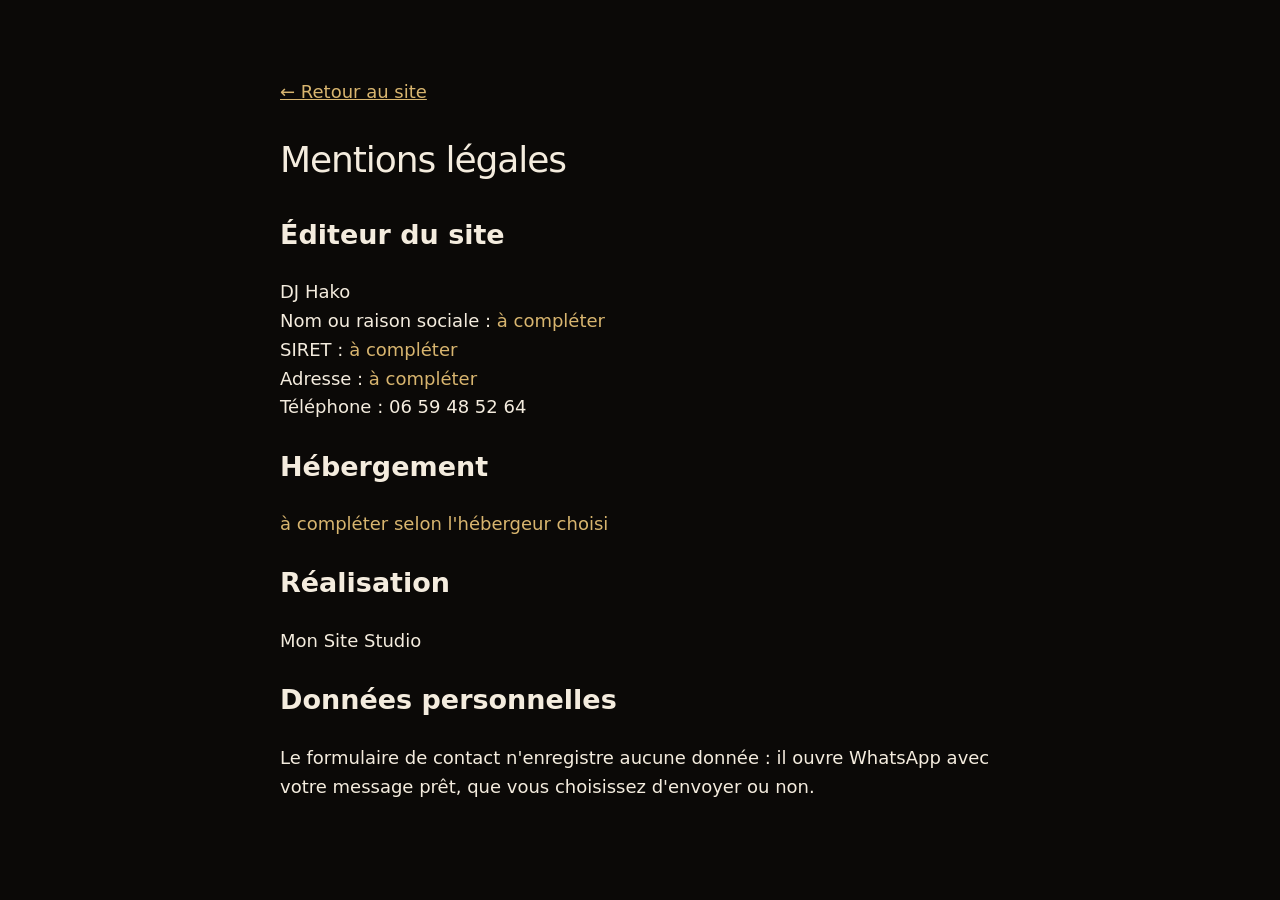
<file: mentions-legales.html>
<!doctype html>
<html lang="fr"><head><meta charset="utf-8"><meta name="viewport" content="width=device-width, initial-scale=1">
<title>Mentions légales · DJ Hako</title><meta name="robots" content="noindex">
<style>body{background:#0b0907;color:#f4ecde;font:18px/1.6 system-ui,sans-serif;max-width:720px;margin:0 auto;padding:60px 16px}h1{font-weight:500;letter-spacing:-.03em}a{color:#d8b56f}.vide{color:#d8b56f}</style></head>
<body><p><a href="index.html">← Retour au site</a></p><h1>Mentions légales</h1>
<h2>Éditeur du site</h2><p>DJ Hako<br>Nom ou raison sociale : <span class="vide">à compléter</span><br>SIRET : <span class="vide">à compléter</span><br>Adresse : <span class="vide">à compléter</span><br>Téléphone : 06 59 48 52 64</p>
<h2>Hébergement</h2><p><span class="vide">à compléter selon l'hébergeur choisi</span></p>
<h2>Réalisation</h2><p>Mon Site Studio</p>
<h2>Données personnelles</h2><p>Le formulaire de contact n'enregistre aucune donnée : il ouvre WhatsApp avec votre message prêt, que vous choisissez d'envoyer ou non.</p>
</body></html>
</file>
<file: ziana-so-chic/style.css>
/* Ziana So Chic : beige épuré. Deux couleurs : beige et brun doré. Une seule famille de police. */
:root{
  --fond:#F4EDDD;
  --fond-2:#EDE3CF;
  --encre:#231B12;
  --encre-2:#5A4C3B;
  --or:#8F6A24;
  --or-clair:#C9A96A;
  --filet:rgba(143,106,36,.45);
  --police:"Manrope",system-ui,-apple-system,"Segoe UI",sans-serif;
  --marge:clamp(1rem,4.5vw,4.5rem);
  --rayon:.875rem;
  color-scheme:light only;
}
.police-apple{--police:-apple-system,BlinkMacSystemFont,"SF Pro Display","Inter",system-ui,sans-serif}
.police-apple body{font-optical-sizing:auto}
.police-apple h1,.police-apple h2{letter-spacing:-.03em}

html{font-size:16px;scroll-behavior:smooth;-webkit-text-size-adjust:100%}
@media (min-width:1600px){html{font-size:1vw}}
@media (min-width:2400px){html{font-size:24px}}
*,*::before,*::after{box-sizing:border-box}
body{margin:0;background:var(--fond);color:var(--encre);font-family:var(--police);font-size:1.1875rem;line-height:1.55;font-weight:400;-webkit-font-smoothing:antialiased;overflow-x:hidden}
img{display:block;max-width:100%}
.nw{white-space:nowrap}
figure{margin:0}
a{color:inherit}
h1,h2{font-weight:500;letter-spacing:-.025em;line-height:1.08;margin:0;text-wrap:balance}
h1{font-size:clamp(2.125rem,1.2rem + 2.6vw,3.375rem)}
h2{font-size:clamp(1.875rem,1.2rem + 1.8vw,2.75rem)}
p{margin:0}
:focus-visible{outline:2px solid var(--or);outline-offset:3px;border-radius:4px}

/* Bouton : une seule action par écran */
.bouton{display:inline-flex;align-items:center;justify-content:center;min-height:3.25rem;padding:0 1.6rem;border-radius:.6rem;background:var(--or);color:#FFF9EE;font:600 1.0625rem/1 var(--police);text-decoration:none;border:0;cursor:pointer;transition:background .2s}
.bouton:hover{background:#7A5A1D}

/* En-tête */
.entete{position:fixed;inset:0 0 auto 0;z-index:20;display:flex;align-items:center;justify-content:space-between;gap:1rem;padding:1rem var(--marge);padding-top:max(1rem,env(safe-area-inset-top));pointer-events:none}
.entete>*{pointer-events:auto}
.marque{font-weight:600;font-size:1.3rem;letter-spacing:-.01em;text-decoration:none}
.entete .marque{padding:.45rem .9rem;border-radius:999px;background:rgba(244,237,221,.78);-webkit-backdrop-filter:blur(10px);backdrop-filter:blur(10px)}
.nav{display:flex;gap:.25rem;padding:.3rem;border-radius:999px;background:rgba(244,237,221,.72);border:1px solid rgba(143,106,36,.18);-webkit-backdrop-filter:blur(10px) saturate(1.2);backdrop-filter:blur(10px) saturate(1.2);box-shadow:0 4px 18px rgba(35,27,18,.06)}
.nav.verre-liquide{background:rgba(244,237,221,.5)}
.nav a{padding:.5rem 1rem;border-radius:999px;text-decoration:none;font-size:1.0625rem;color:var(--encre-2)}
.nav a:hover{color:var(--encre);background:rgba(143,106,36,.1)}
.menu-btn{display:none}

/* Accueil */
.accueil{display:grid;grid-template-columns:minmax(0,1.15fr) minmax(0,1fr);gap:clamp(1.5rem,4vw,4rem);min-height:100svh;padding:1rem var(--marge) 1rem calc(var(--marge)*.35)}
.mosaique{display:grid;grid-template-columns:1.12fr 1fr;grid-template-rows:1.15fr 1fr;gap:.75rem;min-height:calc(100svh - 2rem);max-height:62rem}
.mosaique figure{border-radius:var(--rayon);overflow:hidden;background:var(--fond-2)}
.mosaique img{width:100%;height:100%;object-fit:cover}
.m-grand{grid-row:1/3}
.m-grand img{object-position:50% 20%}
.m-haut img{object-position:50% 25%}
.m-bas img{object-position:50% 30%}
.accueil-texte{align-self:end;padding-bottom:clamp(2rem,7vh,5rem);max-width:34rem}
.chapo{margin:1.25rem 0 2rem;color:var(--encre-2);max-width:30rem}

/* Devise */
.passion{display:grid;grid-template-columns:1fr 1fr;align-items:end;margin-top:clamp(4rem,10vw,9rem)}
.passion-texte{padding:0 var(--marge) clamp(3rem,8vh,6rem);max-width:40rem;display:grid;gap:1.1rem}
.passion-texte h2{margin-bottom:.4rem}
.passion-texte p{color:var(--encre-2)}
.passion-photo{position:relative;height:min(88svh,52rem);overflow:hidden}
.passion-photo img{width:100%;height:100%;object-fit:cover;object-position:50% 30%}
.passion-photo::before{content:"";position:absolute;inset:0;background:linear-gradient(90deg,var(--fond) 0,rgba(244,237,221,0) 22%);z-index:1}

/* Tenues */
.tenues{padding:clamp(5rem,12vw,10rem) var(--marge) 0}
.tenues-tete{display:flex;justify-content:space-between;align-items:end;gap:2rem;flex-wrap:wrap;margin-bottom:2.5rem}
.tenues-tete p{color:var(--encre-2);max-width:26rem}
.grille{list-style:none;margin:0;padding:0;display:grid;grid-template-columns:repeat(6,minmax(0,1fr));gap:clamp(.6rem,1.2vw,1.25rem)}
.tenue{all:unset;display:block;cursor:zoom-in;width:100%}
.tenue img{width:100%;aspect-ratio:9/16;object-fit:cover;border:1px solid var(--filet);padding:.375rem;background:var(--fond);transition:border-color .25s}
.tenue:hover img{border-color:var(--or)}
.tenue span{display:block;margin-top:.8rem;font-size:1.0625rem}
.tenue:focus-visible{outline:2px solid var(--or);outline-offset:4px}

/* Galerie */
.galerie{padding:clamp(4rem,9vw,8rem) var(--marge) 0}
.galerie h2{margin-bottom:2rem}
.galerie-grille{columns:4 16rem;column-gap:clamp(.6rem,1.2vw,1.25rem)}
.galerie-grille .tenue{margin-bottom:clamp(.6rem,1.2vw,1.25rem);break-inside:avoid}
.galerie-grille .tenue img{aspect-ratio:auto;padding:0;border:0;border-radius:var(--rayon)}

/* Vedette */
.vedette{display:grid;grid-template-columns:1.1fr 1fr;gap:clamp(2rem,5vw,5rem);align-items:center;padding:clamp(5rem,12vw,10rem) var(--marge)}
.vedette figure{border-radius:var(--rayon);overflow:hidden;aspect-ratio:751/900;max-height:85svh}
.vedette img{width:100%;height:100%;object-fit:cover;object-position:50% 35%}
.vedette-texte{display:grid;gap:1.25rem;max-width:30rem}
.vedette-texte p{color:var(--encre-2)}

/* Négafa */
.negafa{background:var(--fond-2);padding:clamp(5rem,10vw,8rem) var(--marge);display:grid;grid-template-columns:1fr 1fr;gap:clamp(1.5rem,5vw,5rem);align-items:start}
.negafa h2{max-width:28rem}
.negafa-texte{display:grid;gap:1.25rem;max-width:30rem}
.negafa-texte p{color:var(--encre-2)}
.negafa-texte .lieux{color:var(--or);font-weight:500}

/* Formules */
.formules{padding:clamp(4rem,9vw,8rem) var(--marge) 0;display:grid;gap:2rem}
.formules .bouton{justify-self:start}
.formules-cartes{display:grid;grid-template-columns:repeat(3,1fr);gap:1.25rem;align-items:center}
.formule{background:#FBF7EE;border:1px solid rgba(143,106,36,.18);border-radius:var(--rayon);padding:2rem 1.75rem}
.formule h3{margin:0 0 1rem;font-weight:500;font-size:1.6rem;letter-spacing:-.02em}
.formule ul{margin:0;padding:0;list-style:none;display:grid;gap:.6rem;color:var(--encre-2);font-size:1.0625rem}
.formule li{padding-left:1.1rem;position:relative}
.formule li::before{content:"";position:absolute;left:0;top:.65em;width:.4rem;height:.4rem;border-radius:999px;background:var(--or-clair)}
.formule-phare{background:#2B2117;color:#F4EDDD;padding:2.75rem 1.75rem;border-color:#2B2117}
.formule-phare ul{color:#DCCFB6}
.formule-phare li::before{background:var(--or-clair)}

/* Contact */
.contact{padding:clamp(5rem,12vw,10rem) var(--marge);display:grid;grid-template-columns:1fr 1.3fr;gap:clamp(2rem,5vw,5rem)}
.contact-tete{display:grid;gap:1rem;align-content:start;max-width:28rem}
.contact-tete p{color:var(--encre-2)}
.formulaire{display:grid;grid-template-columns:1fr 1fr;gap:1.1rem 1.25rem;max-width:44rem}
.formulaire label{display:grid;gap:.45rem;font-size:1rem;color:var(--encre-2)}
.formulaire .large,.formulaire fieldset,.formulaire .bouton,.formulaire .aide{grid-column:1/-1}
.formulaire > label{grid-column:1/-1}
input,textarea{font:inherit;font-size:1.0625rem;color:var(--encre);background:#FBF7EE;border:1px solid rgba(90,76,59,.25);border-radius:.6rem;padding:.8rem .95rem;min-height:3.25rem;width:100%}
textarea{resize:vertical;min-height:6rem}
input:focus,textarea:focus{outline:none;border-color:var(--or);box-shadow:0 0 0 3px rgba(143,106,36,.15)}
input.erreur{border-color:#A2412B}
fieldset{border:0;padding:0;margin:0}
legend{font-size:1rem;color:var(--encre-2);margin-bottom:.6rem;padding:0}
.choix{display:flex;flex-wrap:wrap;gap:.5rem}
.choix label{display:block}
.choix input{position:absolute;opacity:0;width:1px;height:1px}
.choix span{display:inline-block;padding:.6rem 1rem;border:1px solid rgba(90,76,59,.25);border-radius:999px;cursor:pointer;color:var(--encre);background:#FBF7EE;transition:all .2s}
.choix input:checked+span{background:var(--encre);color:var(--fond);border-color:var(--encre)}
.choix input:focus-visible+span{outline:2px solid var(--or);outline-offset:2px}
.formulaire .bouton{justify-self:start;margin-top:.4rem}
.aide{font-size:1rem;color:var(--or);opacity:0;transition:opacity .3s}
.aide.visible{opacity:1}

/* Pied */
.pied{background:#2B2117;color:#EDE3CF;padding:4rem var(--marge) 2rem;padding-bottom:max(2rem,env(safe-area-inset-bottom))}
.pied-haut{display:grid;grid-template-columns:1.2fr 1fr 1fr;gap:2rem;padding-bottom:3rem;border-bottom:1px solid rgba(237,227,207,.15)}
.pied-haut p{font-size:1.0625rem;color:#CDBFA6}
.pied-haut .marque{color:#F4EDDD;font-size:1.5rem}
.pied a{text-decoration:none}
.pied a:hover{text-decoration:underline}
.pied-bas{display:flex;flex-wrap:wrap;gap:1rem 2rem;justify-content:space-between;padding-top:1.5rem;font-size:.95rem;color:#A9997E}
.lien{all:unset;cursor:pointer}
.lien:hover{text-decoration:underline}

/* Fenêtres */
dialog{border:0;padding:0}
dialog::backdrop{background:rgba(35,27,18,.82)}
.visionneuse{background:transparent;max-width:none;max-height:none;width:100vw;height:100svh;display:none;place-items:center}
.visionneuse[open]{display:grid}
.visionneuse img{max-width:92vw;max-height:86svh;border-radius:.5rem}
.fermer{position:fixed;top:max(1rem,env(safe-area-inset-top));right:1rem;background:rgba(244,237,221,.92);color:var(--encre);border:0;border-radius:999px;padding:.6rem 1.1rem;font:500 1rem var(--police);cursor:pointer}
.mentions{background:var(--fond);color:var(--encre);border-radius:1rem;padding:2rem;max-width:34rem;width:calc(100vw - 2rem)}
.mentions h2{font-size:1.75rem;margin-bottom:1.25rem}
.mentions p{font-size:1rem;margin-bottom:.8rem;color:var(--encre-2)}
.mentions .bouton{margin-top:.75rem}
.a-completer{border-bottom:1px dashed var(--or);color:var(--or)}

/* Téléphone et tablette */
@media (max-width:900px){
  .nav{position:fixed;top:4.4rem;right:var(--marge);flex-direction:column;align-items:stretch;padding:.4rem;border-radius:1.1rem;min-width:12rem;opacity:0;transform:translateY(-6px);pointer-events:none;transition:opacity .2s,transform .2s;background:rgba(244,237,221,.95)}
  .nav.ouvert{opacity:1;transform:none;pointer-events:auto}
  .nav a{padding:.8rem 1rem;font-size:1.125rem}
  .menu-btn{display:block;font:500 1.0625rem var(--police);color:var(--encre);background:rgba(244,237,221,.78);border:1px solid rgba(143,106,36,.18);border-radius:999px;padding:.55rem 1.05rem;-webkit-backdrop-filter:blur(10px);backdrop-filter:blur(10px);cursor:pointer}
  .entete .marque{background:rgba(244,237,221,.78);-webkit-backdrop-filter:blur(10px);backdrop-filter:blur(10px)}

  .accueil{grid-template-columns:1fr;min-height:0;padding:5.25rem var(--marge) 0;gap:1.75rem}
  .accueil-texte{order:-1;padding:0}
  .chapo{margin:1rem 0 1.5rem}
  .mosaique{min-height:0;height:auto;grid-template-rows:auto auto;max-height:none}
  .m-grand{aspect-ratio:auto}
  .m-haut,.m-bas{aspect-ratio:4/5}

  .passion{grid-template-columns:1fr;min-height:0;margin-top:4rem}
  .passion-photo{order:-1;min-height:0;aspect-ratio:4/5;height:auto}
  .passion-photo::before{background:linear-gradient(0deg,var(--fond) 0,rgba(244,237,221,0) 20%)}
  .passion-texte{padding:0 var(--marge);margin-top:-1rem;position:relative;z-index:2}

  .grille{grid-template-columns:repeat(3,minmax(0,1fr))}
  .tenue img{padding:.25rem}
  .tenue span{font-size:1rem;margin-top:.5rem}
  .tenues-tete{margin-bottom:1.75rem}

  .vedette,.negafa,.contact{grid-template-columns:1fr}
  .vedette figure{max-height:none}
  .formulaire{grid-template-columns:1fr}
  .formulaire .bouton{justify-self:stretch}
  .pied-haut{grid-template-columns:1fr;gap:1.25rem}
  .pied-bas{flex-direction:column}
}
@media (prefers-reduced-motion:reduce){html{scroll-behavior:auto}*{transition:none!important}}

/* Barre d'onglets (téléphone seulement) */
.onglets{display:none}
.tel-seul{display:none!important}

/* ===== Téléphone : mise en page aérée, façon application ===== */
@media (max-width:640px){
  :root{--marge:1.25rem;--rayon:1.25rem}
  html{scroll-padding-top:4.5rem}
  body{font-size:1rem;line-height:1.6}
  h1{font-size:2.125rem;line-height:1.1}
  h2{font-size:1.75rem;line-height:1.15}

  /* En-tête : nom seul, centré ; la navigation passe en bas */
  .entete{justify-content:center;padding:.85rem var(--marge);padding-top:max(.85rem,env(safe-area-inset-top));pointer-events:auto;transition:background .3s,box-shadow .3s}
  .entete.defile{background:rgba(244,237,221,.88);-webkit-backdrop-filter:blur(14px);backdrop-filter:blur(14px);box-shadow:0 1px 0 rgba(143,106,36,.15)}
  .entete .marque,.entete.defile .marque{font-size:1.125rem;padding:0;margin:0;background:none;-webkit-backdrop-filter:none;backdrop-filter:none}
  .menu-btn,.nav{display:none!important}

  .onglets{display:grid;grid-template-columns:repeat(4,1fr);position:fixed;z-index:30;left:.75rem;right:.75rem;bottom:calc(.6rem + env(safe-area-inset-bottom));height:4rem;padding:.35rem;border-radius:1.4rem;background:rgba(251,247,238,.9);border:1px solid rgba(143,106,36,.16);-webkit-backdrop-filter:blur(14px) saturate(1.2);backdrop-filter:blur(14px) saturate(1.2);box-shadow:0 10px 30px -12px rgba(35,27,18,.35)}
  .onglets.verre-liquide{background:rgba(251,247,238,.72)}
  .onglets a{display:flex;flex-direction:column;align-items:center;justify-content:center;gap:.2rem;text-decoration:none;font-size:.72rem;font-weight:500;color:var(--encre-2);border-radius:1rem}
  .onglets a.actif{color:var(--or);background:rgba(143,106,36,.1)}
  .onglets svg{width:1.35rem;height:1.35rem;fill:none;stroke:currentColor;stroke-width:1.6;stroke-linejoin:round;stroke-linecap:round}

  /* Accueil */
  .accueil{padding:4.5rem 0 0;gap:1.5rem}
  .accueil-texte{padding:0 var(--marge)}
  .chapo{margin:.85rem 0 1.4rem;font-size:1.0625rem}
  .accueil .bouton{width:100%}
  .mosaique{display:flex;gap:.75rem;overflow-x:auto;scroll-snap-type:x mandatory;scroll-padding-inline:var(--marge);padding:0 var(--marge) .25rem;scrollbar-width:none;min-height:0}
  .mosaique::-webkit-scrollbar{display:none}
  .mosaique figure{flex:0 0 78%;aspect-ratio:3/4;scroll-snap-align:start;border-radius:var(--rayon)}
  .m-grand{grid-row:auto}

  /* Sections en cartes, comme Sweet Délices */
  .passion,.vedette,.negafa,.contact{margin:2.5rem var(--marge) 0;padding:0;background:#FBF7EE;border:1px solid rgba(143,106,36,.14);border-radius:var(--rayon);overflow:hidden;gap:0;min-height:0}
  .passion-photo{aspect-ratio:4/3;height:auto;min-height:0;order:-1}
  .passion-photo::before{display:none}
  .passion-texte,.vedette-texte,.negafa-texte{padding:1.4rem 1.25rem 1.5rem;margin:0;gap:.75rem;max-width:none}
  .passion-texte h2{margin:0}
  .vedette figure{aspect-ratio:1/1;border-radius:0;max-height:none}
  .negafa{padding:1.5rem 1.25rem}
  .negafa .negafa-texte{padding:0;margin-top:.75rem}

  /* Tenues : on fait défiler du doigt */
  .tenues{padding:3rem 0 0}
  .tenues-tete{padding:0 var(--marge);margin-bottom:1.1rem;gap:.5rem}
  .tenues-tete p{font-size:.95rem}
  .grille{display:flex;gap:.75rem;overflow-x:auto;scroll-snap-type:x mandatory;scroll-padding-inline:var(--marge);padding:0 var(--marge) .25rem;scrollbar-width:none}
  .grille::-webkit-scrollbar{display:none}
  .grille li{flex:0 0 42%;scroll-snap-align:start}
  .tenue img{padding:.25rem;border-radius:.75rem}
  .tenue span{font-size:.95rem;margin-top:.5rem}

  /* Contact */
  .contact{padding:1.5rem 1.25rem;gap:1.25rem;margin-bottom:0}
  .contact-tete{gap:.5rem}
  .contact-tete p{font-size:.95rem}
  .formulaire{gap:1rem}
  .formulaire label,legend{font-size:.9rem}
  input,textarea{font-size:1rem;min-height:3rem;padding:.7rem .9rem;border-radius:.75rem}
  .choix{gap:.45rem}
  .choix span{padding:.55rem .9rem;font-size:.95rem}
  .formulaire .bouton,.bouton{min-height:3.25rem;border-radius:.85rem;font-size:1rem}
  .formulaire .bouton{width:100%}
  .aide{font-size:.9rem;text-align:center}

  /* Pied de page simple et centré */
  .pied{margin-top:3rem;padding:2.25rem var(--marge) calc(6.5rem + env(safe-area-inset-bottom));text-align:center;border-radius:var(--rayon) var(--rayon) 0 0}
  .pied-haut{grid-template-columns:1fr;gap:.6rem;padding-bottom:1.5rem}
  .pied-haut p{font-size:.95rem}
  .pied-haut .marque{font-size:1.25rem}
  .pied-bas{flex-direction:column;align-items:center;gap:.6rem;padding-top:1.25rem;font-size:.85rem}
  .mentions{padding:1.5rem 1.25rem}
  .mentions h2{font-size:1.4rem}
  .mentions .bouton{width:100%}

  /* Écrans séparés, comme une application */
  .tel-seul{display:revert!important}
  a.bouton.tel-seul{display:flex!important;width:100%}
  .app [data-page]{display:none!important}
  .app[data-ecran="haut"] [data-page="haut"],
  .app[data-ecran="tenues"] [data-page="tenues"],
  .app[data-ecran="negafa"] [data-page="negafa"],
  .app[data-ecran="contact"] [data-page="contact"]{display:grid!important;animation:entree .35s ease}
  .app[data-ecran="tenues"] .tenues{display:block!important}
  .app[data-ecran="haut"] .accueil{display:grid!important}
  .app main{min-height:calc(100svh - 12rem)}
  .app .tenues,.app .negafa,.app .contact{margin-top:4.25rem}
  .app .tenues{padding-top:0}
  .negafa-photos{display:grid!important;grid-template-columns:1fr 1fr;gap:.6rem;margin:1.25rem 0}
  .negafa-photos figure{border-radius:1rem;overflow:hidden;aspect-ratio:3/4}
  .negafa-photos img{width:100%;height:100%;object-fit:cover;object-position:50% 25%}
  .vedette-texte .bouton{margin-top:.5rem}
}
@media (max-width:640px){
  .points{display:flex!important;justify-content:center;gap:.4rem;margin:.9rem 0 0}
  .points span{width:.4rem;height:.4rem;border-radius:999px;background:rgba(143,106,36,.28);transition:width .25s,background .25s}
  .points span.on{width:1.1rem;background:var(--or)}
  .accueil .points{order:0;margin:-.6rem 0 0}
  .grille li{flex:0 0 46%}
}
@media (max-width:640px){
  .bouton-clair{background:transparent;color:var(--or);border:1.5px solid var(--or)}
  .bouton-clair:hover{background:rgba(143,106,36,.08)}
  .apercu{margin:2.5rem var(--marge) 0;gap:1rem}
  .apercu-grille{display:grid;grid-template-columns:repeat(3,1fr);gap:.5rem}
  .apercu-grille img{width:100%;aspect-ratio:3/5;object-fit:cover;border-radius:.85rem}
  .detail{margin:1.5rem var(--marge) 0;background:#FBF7EE;border:1px solid rgba(143,106,36,.14);border-radius:var(--rayon);overflow:hidden}
  .detail figure{aspect-ratio:4/5}
  .detail img{width:100%;height:100%;object-fit:cover;object-position:50% 30%}
  .detail-texte{padding:1.4rem 1.25rem 1.5rem;display:grid;gap:.75rem}
  .detail-texte p{color:var(--encre-2)}
  .app .vedette{margin-top:1.5rem}
  .negafa-photos{grid-template-columns:1fr!important;gap:.75rem!important}
  .negafa-photos figure{aspect-ratio:4/5!important}
  .direct{display:grid!important;gap:.75rem;text-align:center;padding-top:1.25rem;border-top:1px solid rgba(143,106,36,.15)}
  .direct p{color:var(--encre-2);font-size:.95rem}
  .direct .bouton{width:100%}
}
@media (max-width:640px){
  .galerie{margin:2.5rem 0 0;padding:0 var(--marge)}
  .app[data-ecran="tenues"] .galerie{display:block!important}
  .galerie h2{margin-bottom:1rem}
  .galerie-grille{columns:2;column-gap:.6rem}
  .galerie-grille .tenue{margin-bottom:.6rem}
  .galerie-grille .tenue img{border-radius:.9rem}
  .negafa-photos{grid-template-columns:1fr 1fr!important}
  .negafa-photos figure:nth-child(-n+2){grid-column:1/-1;aspect-ratio:4/5!important}
  .negafa-photos figure:nth-child(n+3){aspect-ratio:3/4!important}
}
@media (max-width:640px){
  .formules{margin:2.5rem 0 0;padding:0 var(--marge);gap:1rem}
  .formules-cartes{grid-template-columns:1fr;gap:.75rem}
  .formule{padding:1.4rem 1.25rem}
  .formule-phare{padding:1.6rem 1.25rem}
  .formule h3{font-size:1.35rem;margin-bottom:.75rem}
  .formule ul{font-size:.95rem;gap:.45rem}
  .formules .bouton{justify-self:stretch;width:100%}
  .app[data-ecran="negafa"] .negafa .bouton.tel-seul{display:none!important}
}
@keyframes entree{from{opacity:0;transform:translateY(8px)}to{opacity:1;transform:none}}
@media (prefers-reduced-motion:reduce){.app [data-page]{animation:none!important}}
</file>
